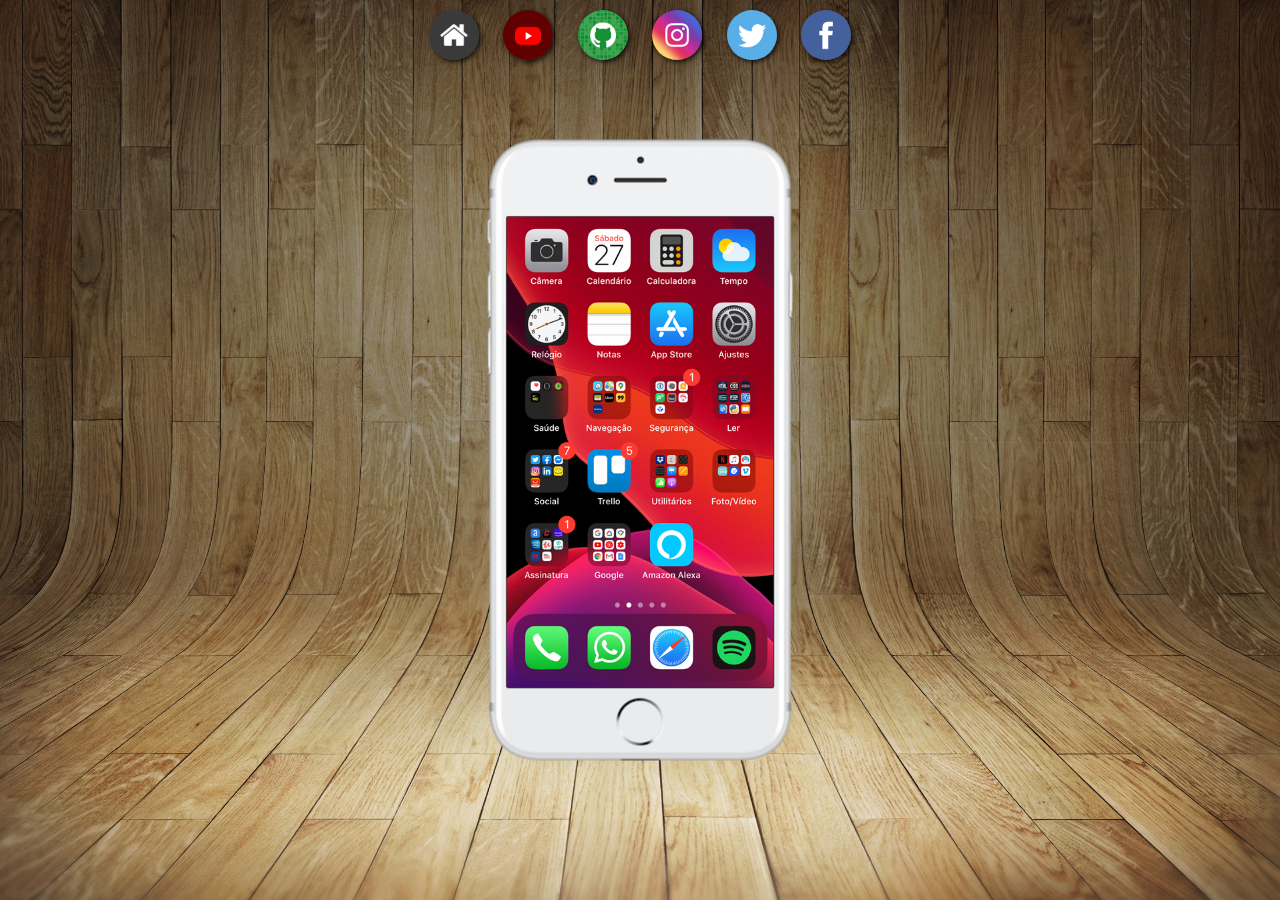
<file: index.html>
<!DOCTYPE html>
<html lang="pt-br">
<head>
    <meta charset="UTF-8">
    <meta name="viewport" content="width=device-width, initial-scale=1.0">
    <link rel="shortcut icon" href="favicon.ico" type="image/x-icon">
    <title>Projeto Redes Sociais</title>
    <link rel="stylesheet" href="estilos/style.css">
</head>
<body>
    <main>
        <section id="telefone">
            <iframe src="home.html" name="tela" id="tela" frameborder="0"></iframe>
        </section>
        <section id="redes-sociais">
            <a href="home.html" target="tela"><img src="imagens/logo-home.jpg" alt="home"></a>
            <a href="youtube.html" target="tela"><img src="imagens/logo-youtube.jpg" alt="youtube"></a>
            <a href="github.html" target="tela"><img src="imagens/logo-github.jpg" alt="github"></a>
            <a href="instagram.html" target="tela"><img src="imagens/logo-instagram.jpg" alt="instagram"></a>
            <a href="twitter.html" target="tela"><img src="imagens/logo-twitter.jpg" alt="twitter"></a>
            <a href="facebook.html" target="tela"><img src="imagens/logo-facebook.jpg" alt="facebook"></a>
        </section>
    </main>
    
</body>
</html>
</file>
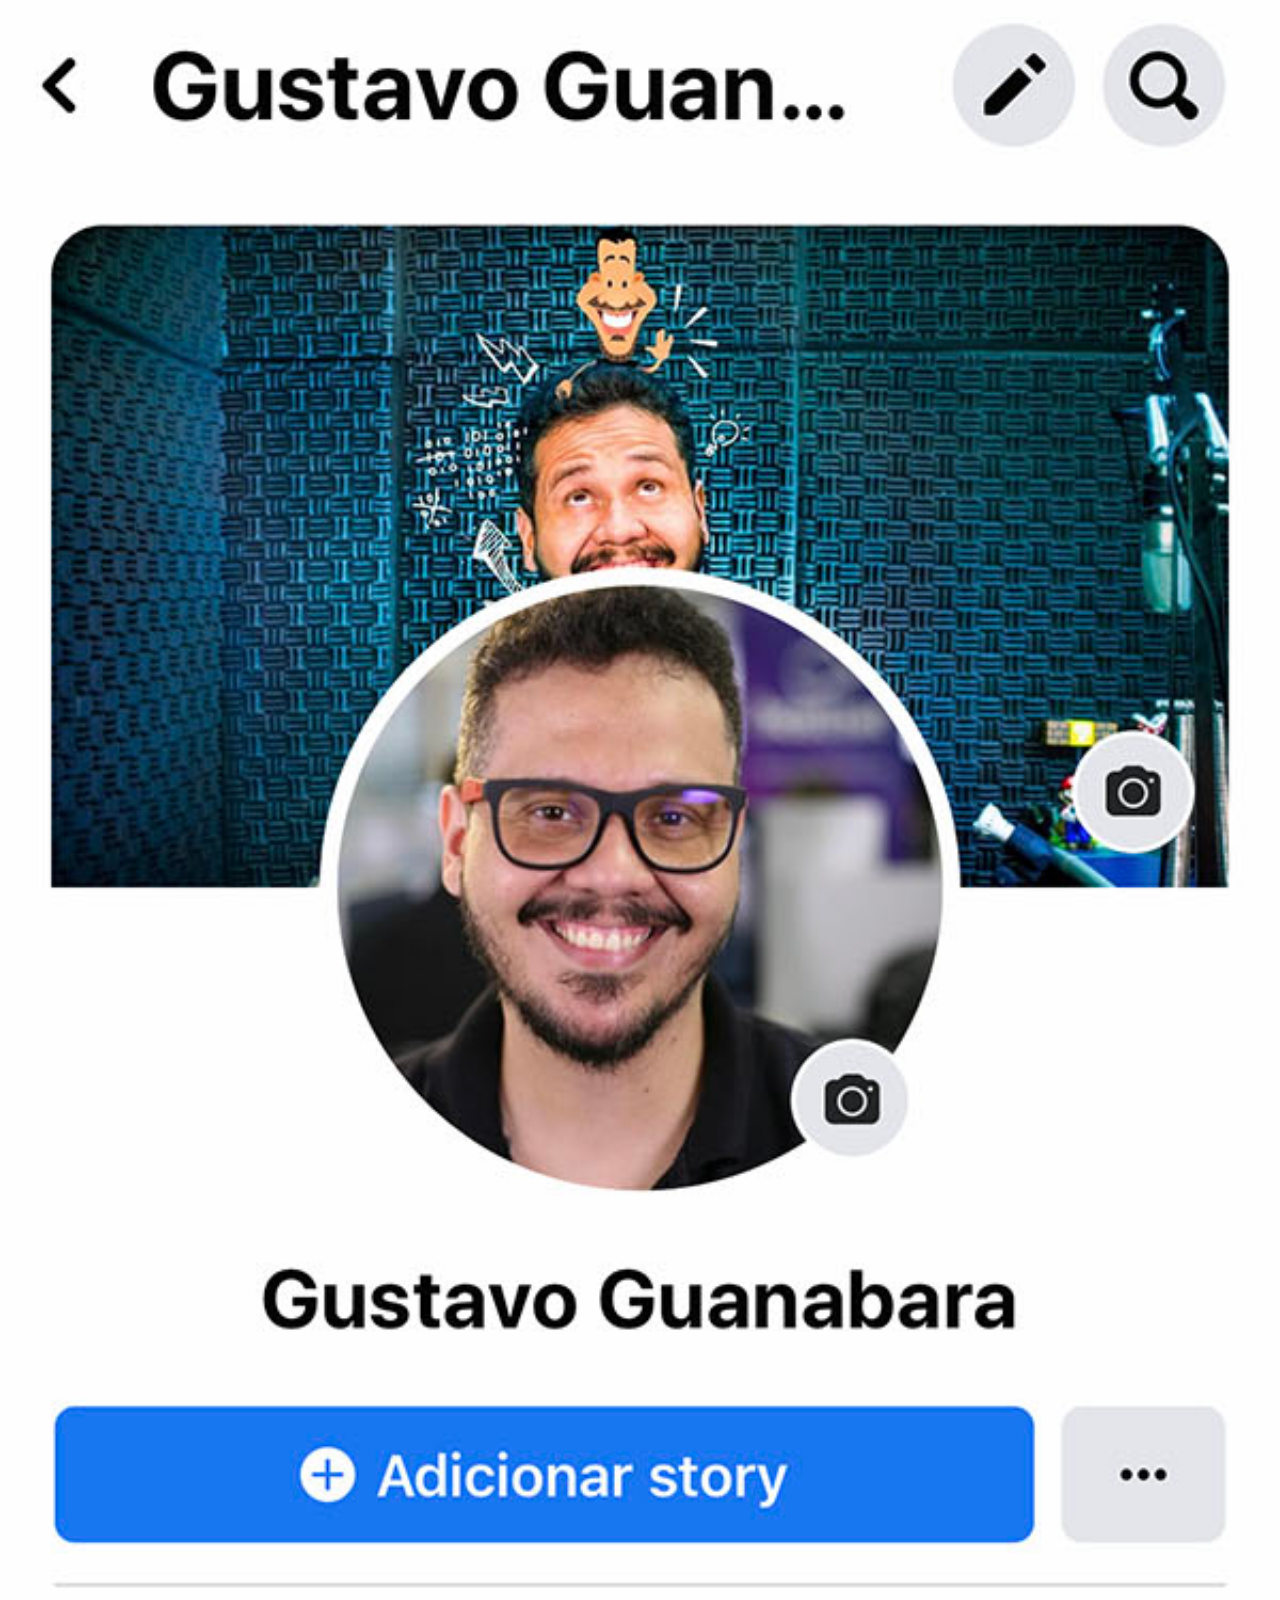
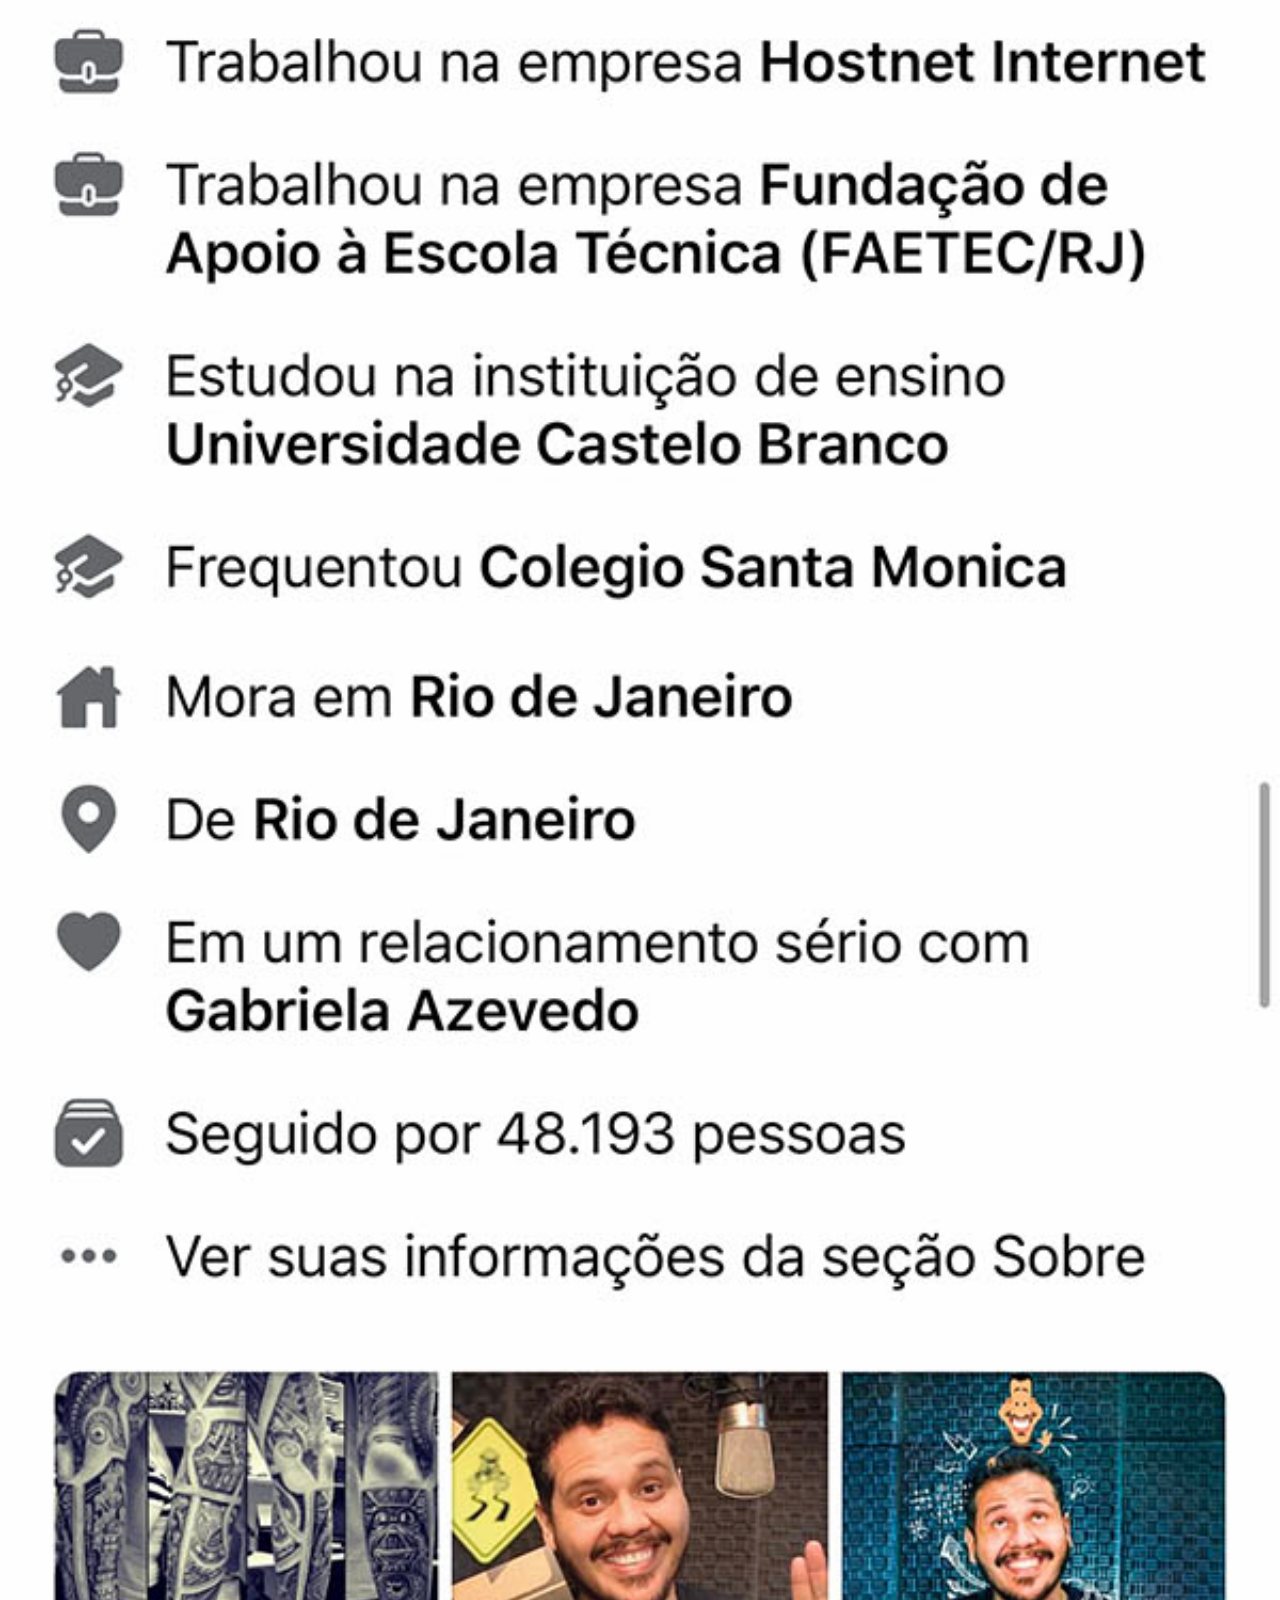
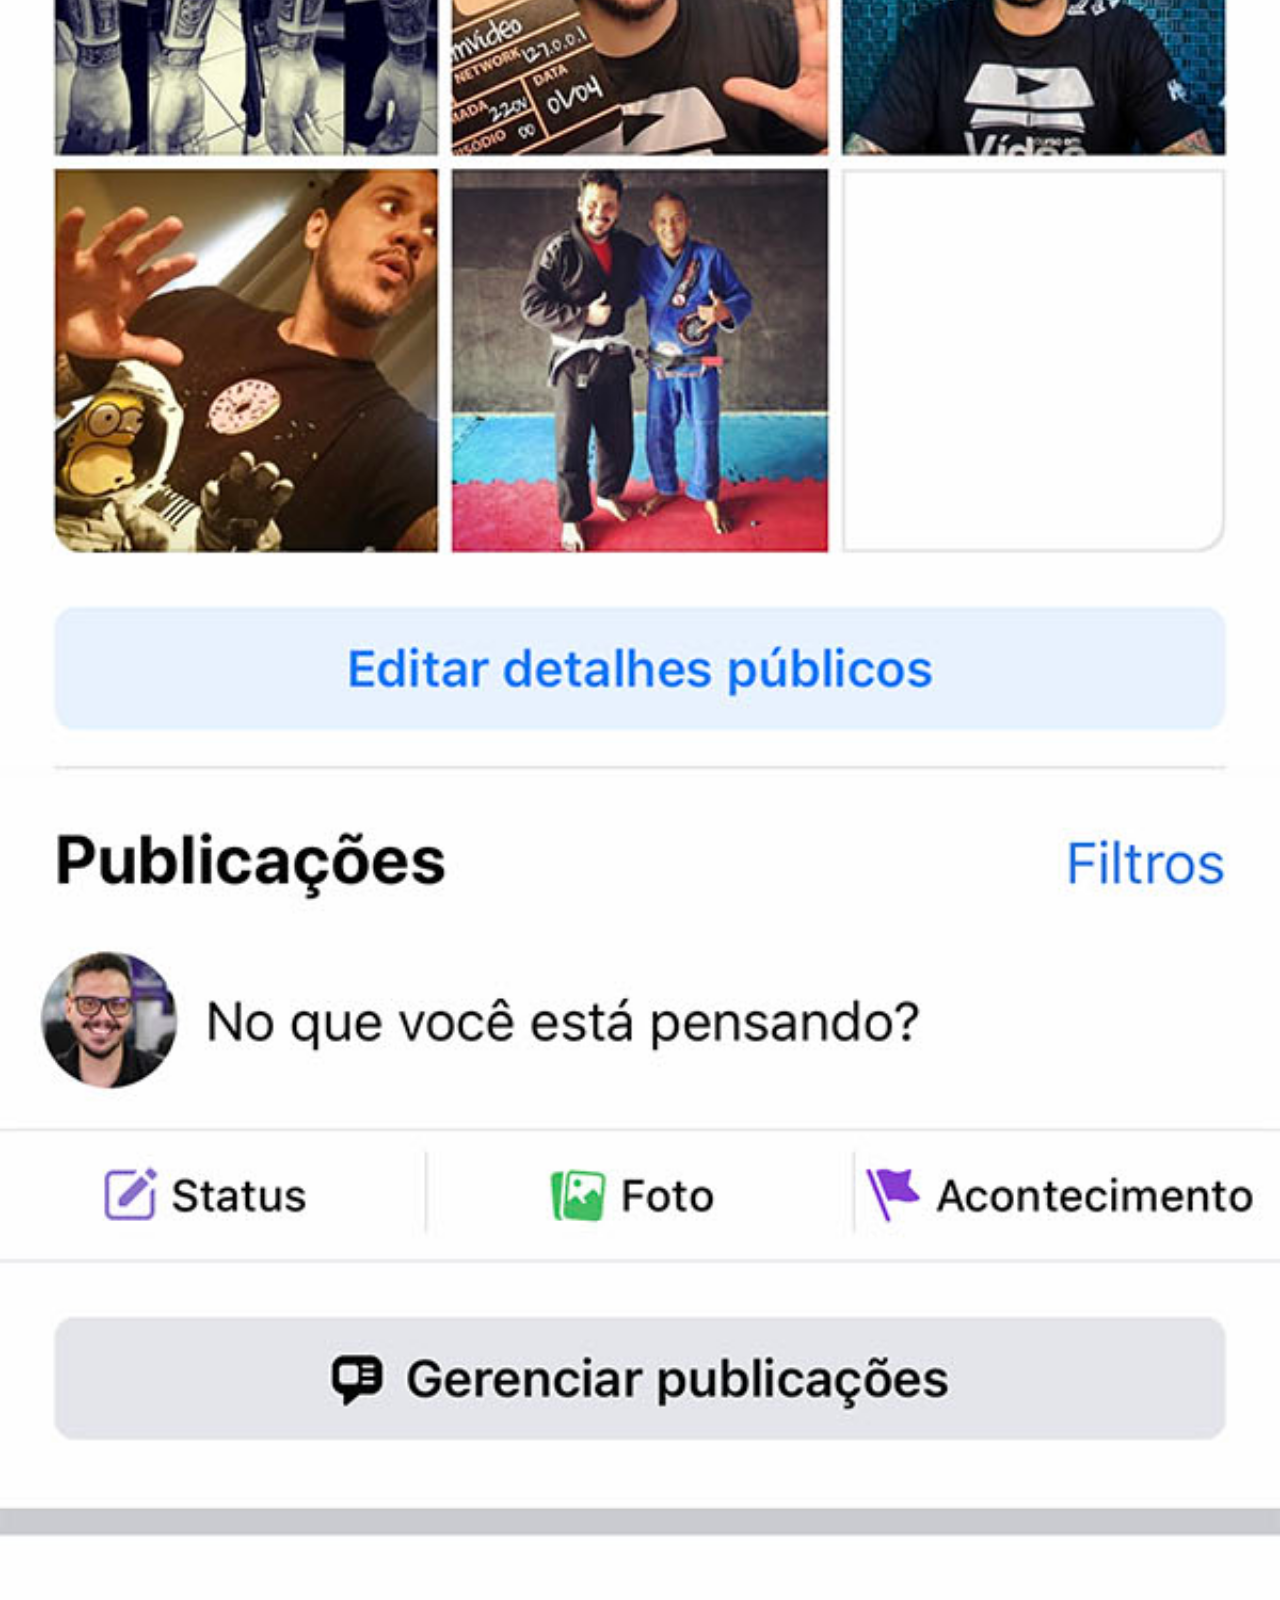
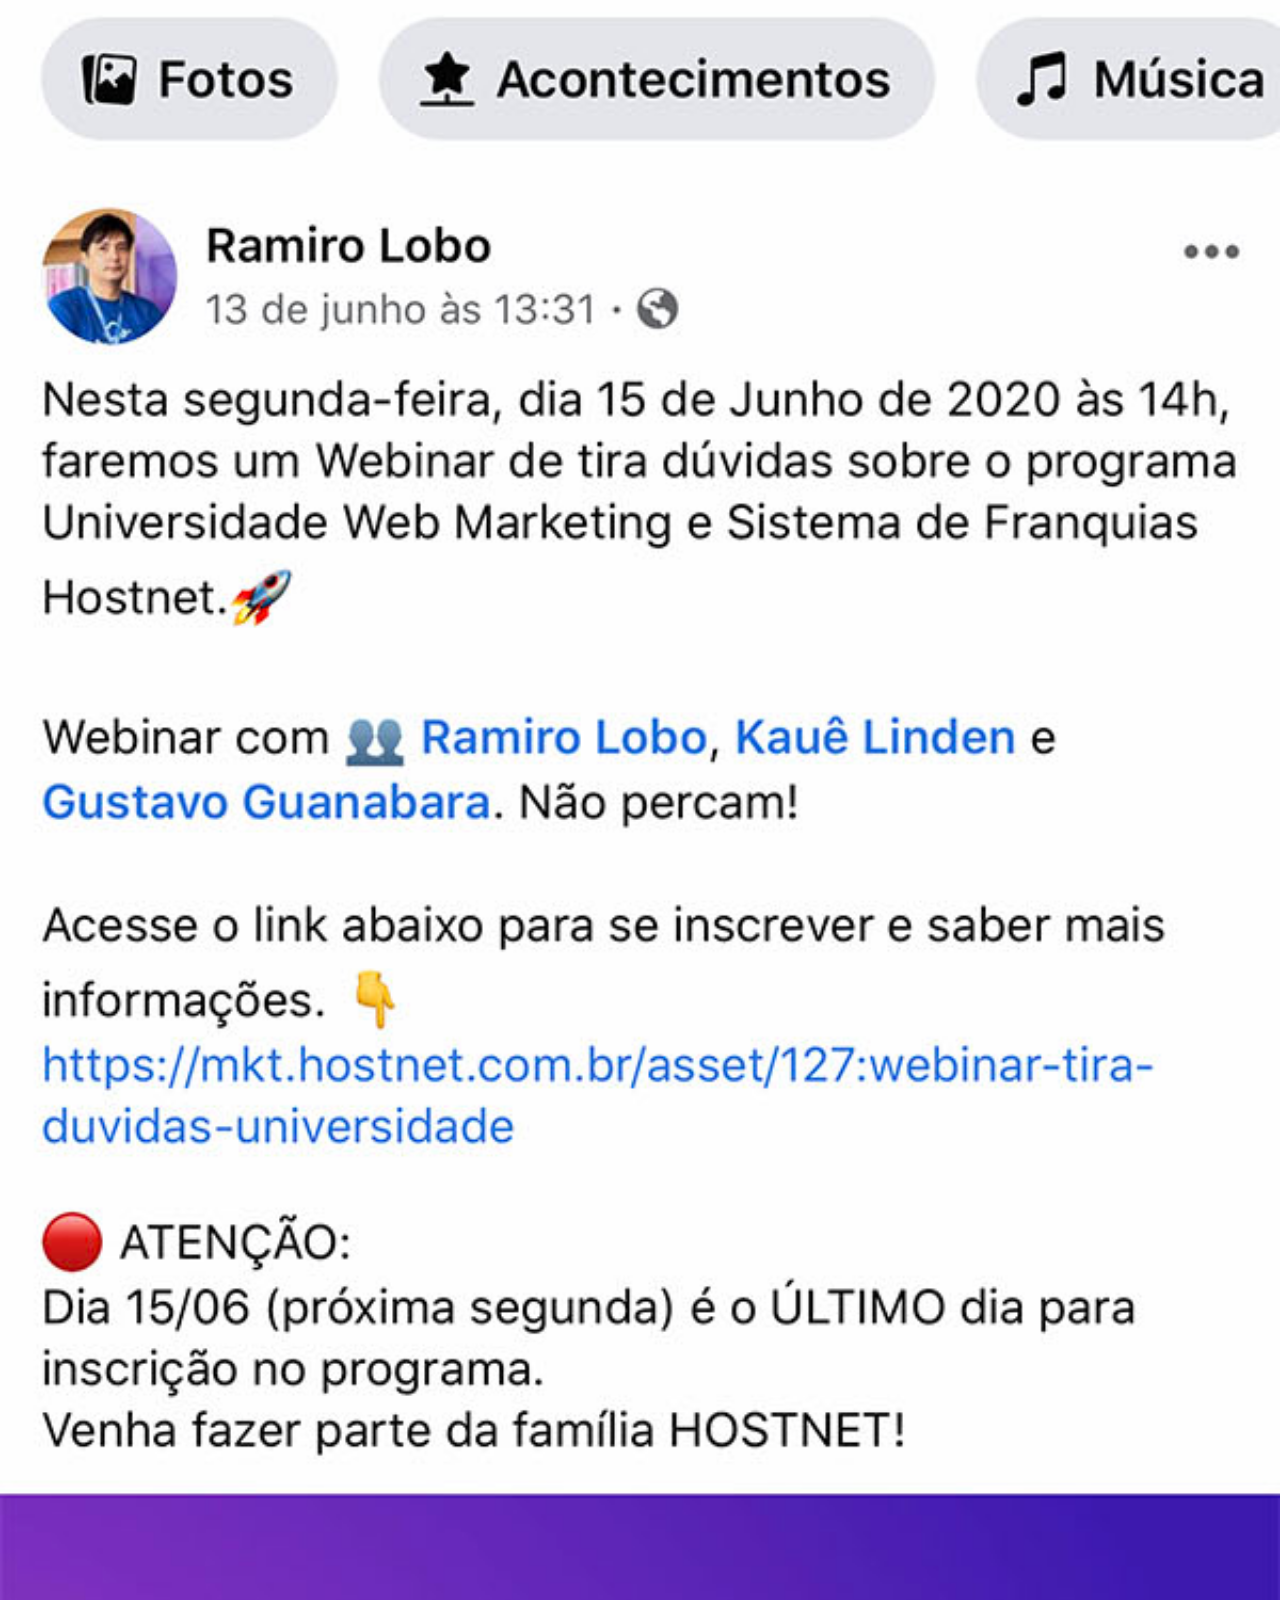
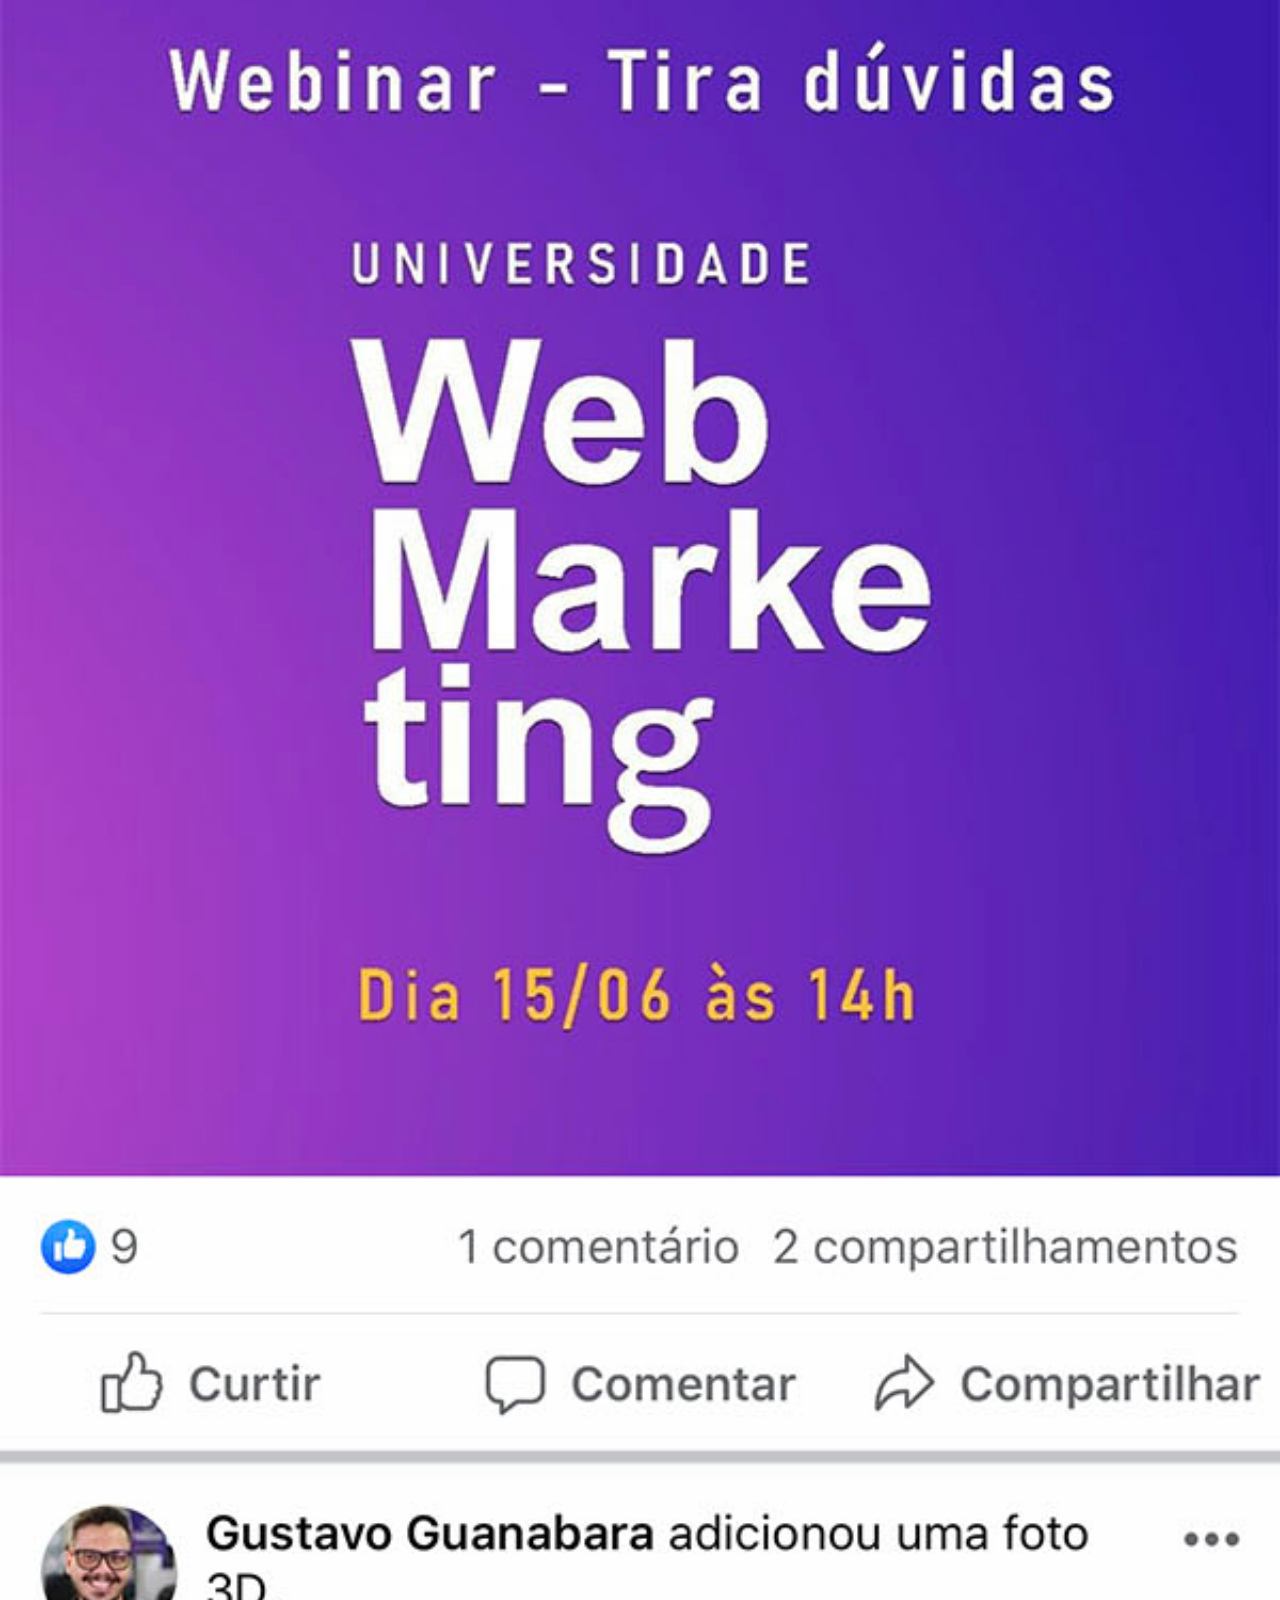
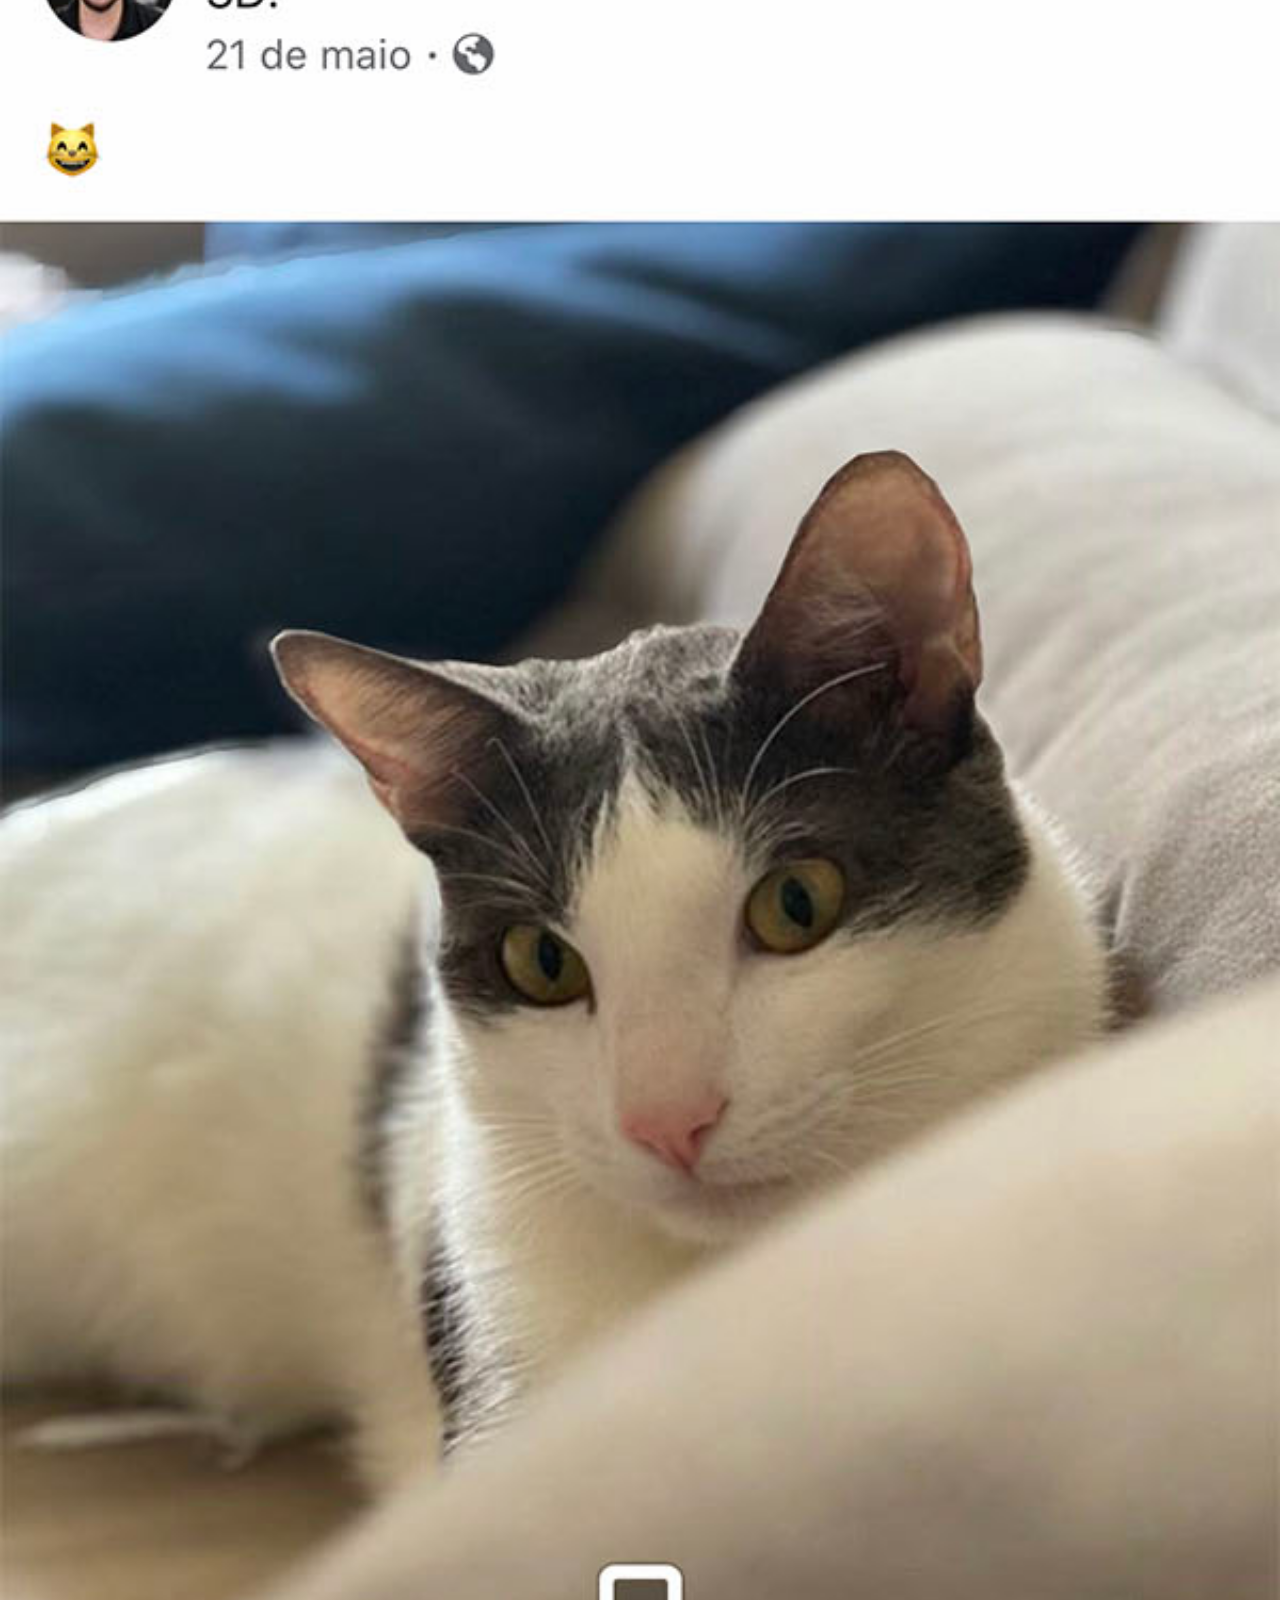
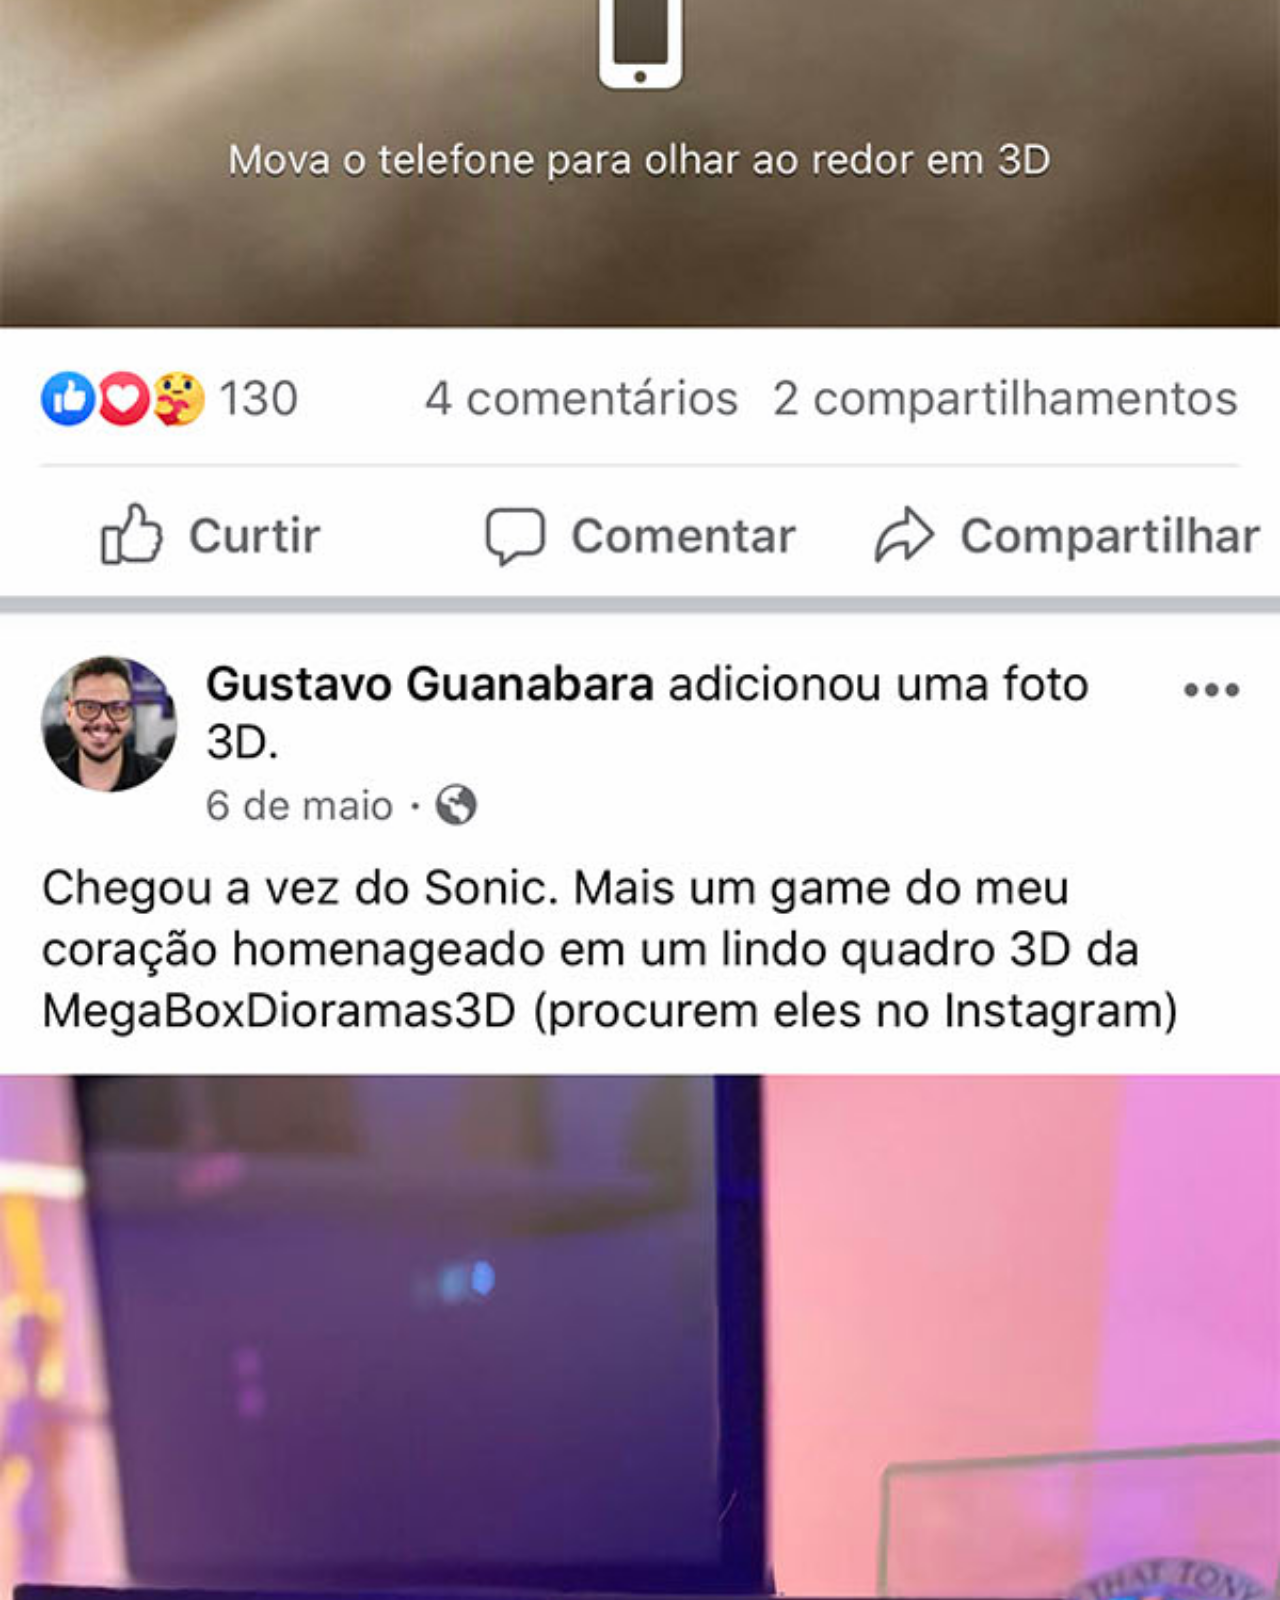
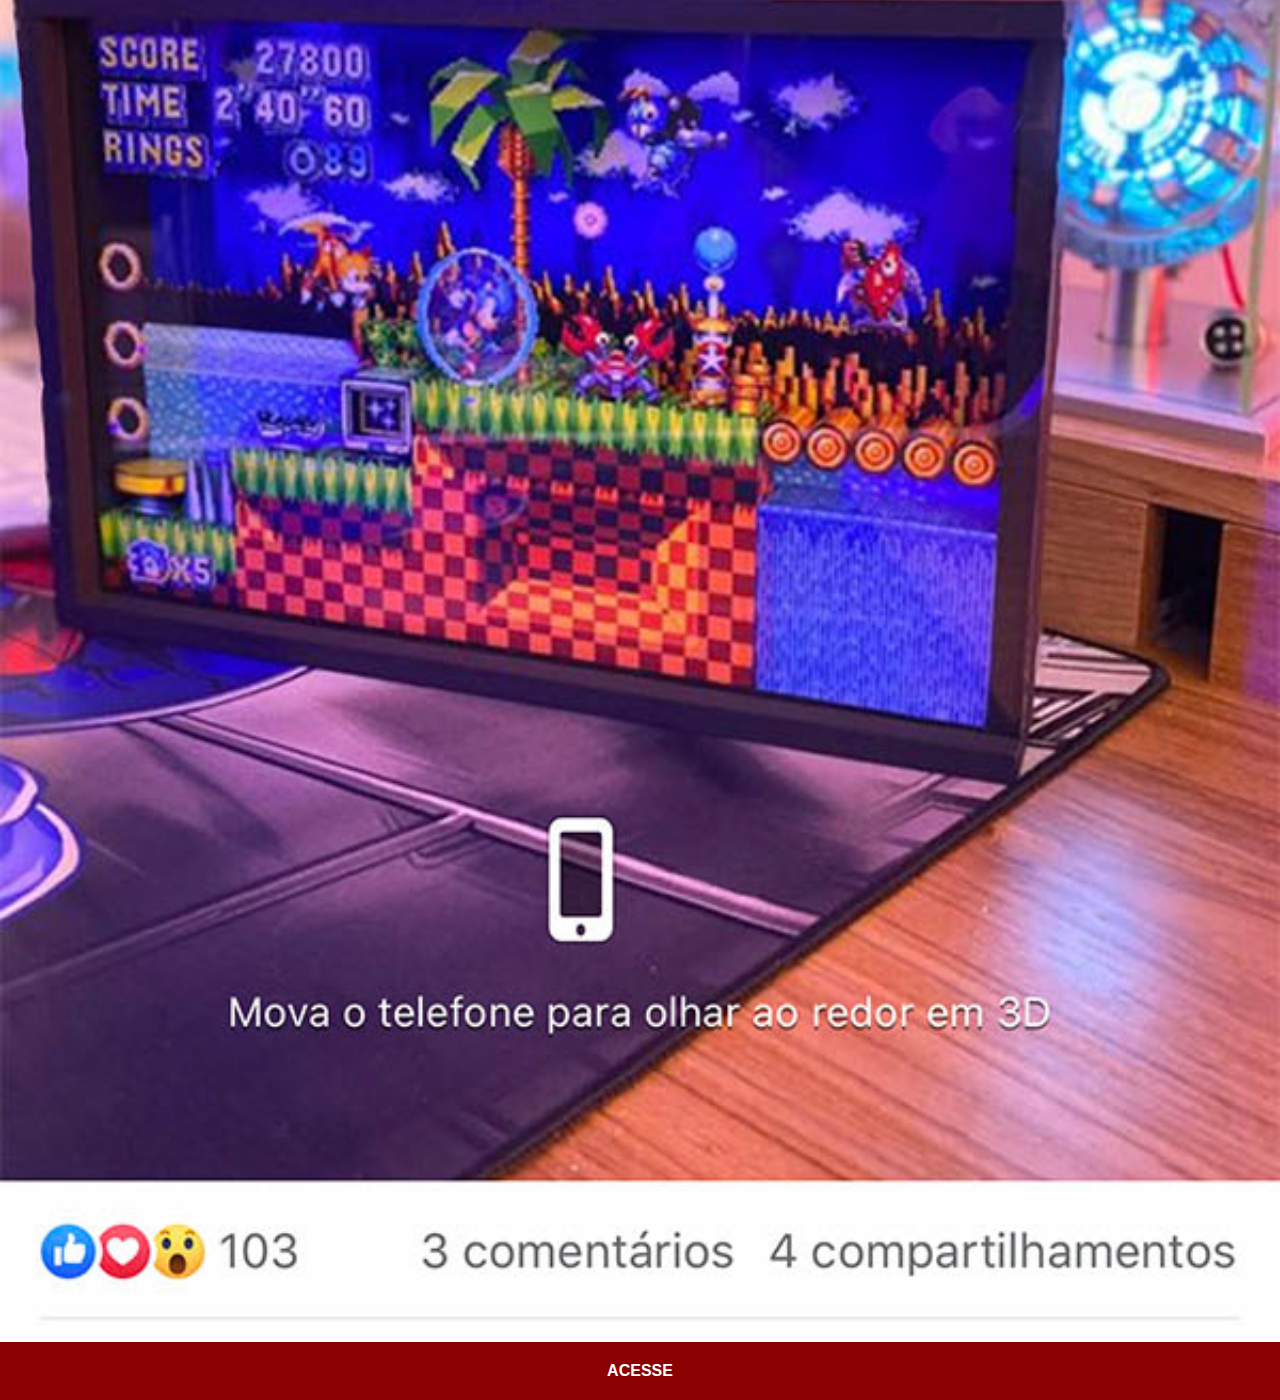
<file: facebook.html>
<!DOCTYPE html>
<html lang="pt-br">
<head>
    <meta charset="UTF-8">
    <meta name="viewport" content="width=device-width, initial-scale=1.0">
    <title>Facebook</title>
    <link rel="stylesheet" href="estilos/social.css">
</head>
<body>
    <img src="imagens/tela-facebook.jpg" alt="facebook">
    <a href="https://www.facebook.com/?locale=pt_BR" target="_blank">ACESSE</a>
    
</body>
</html>
</file>
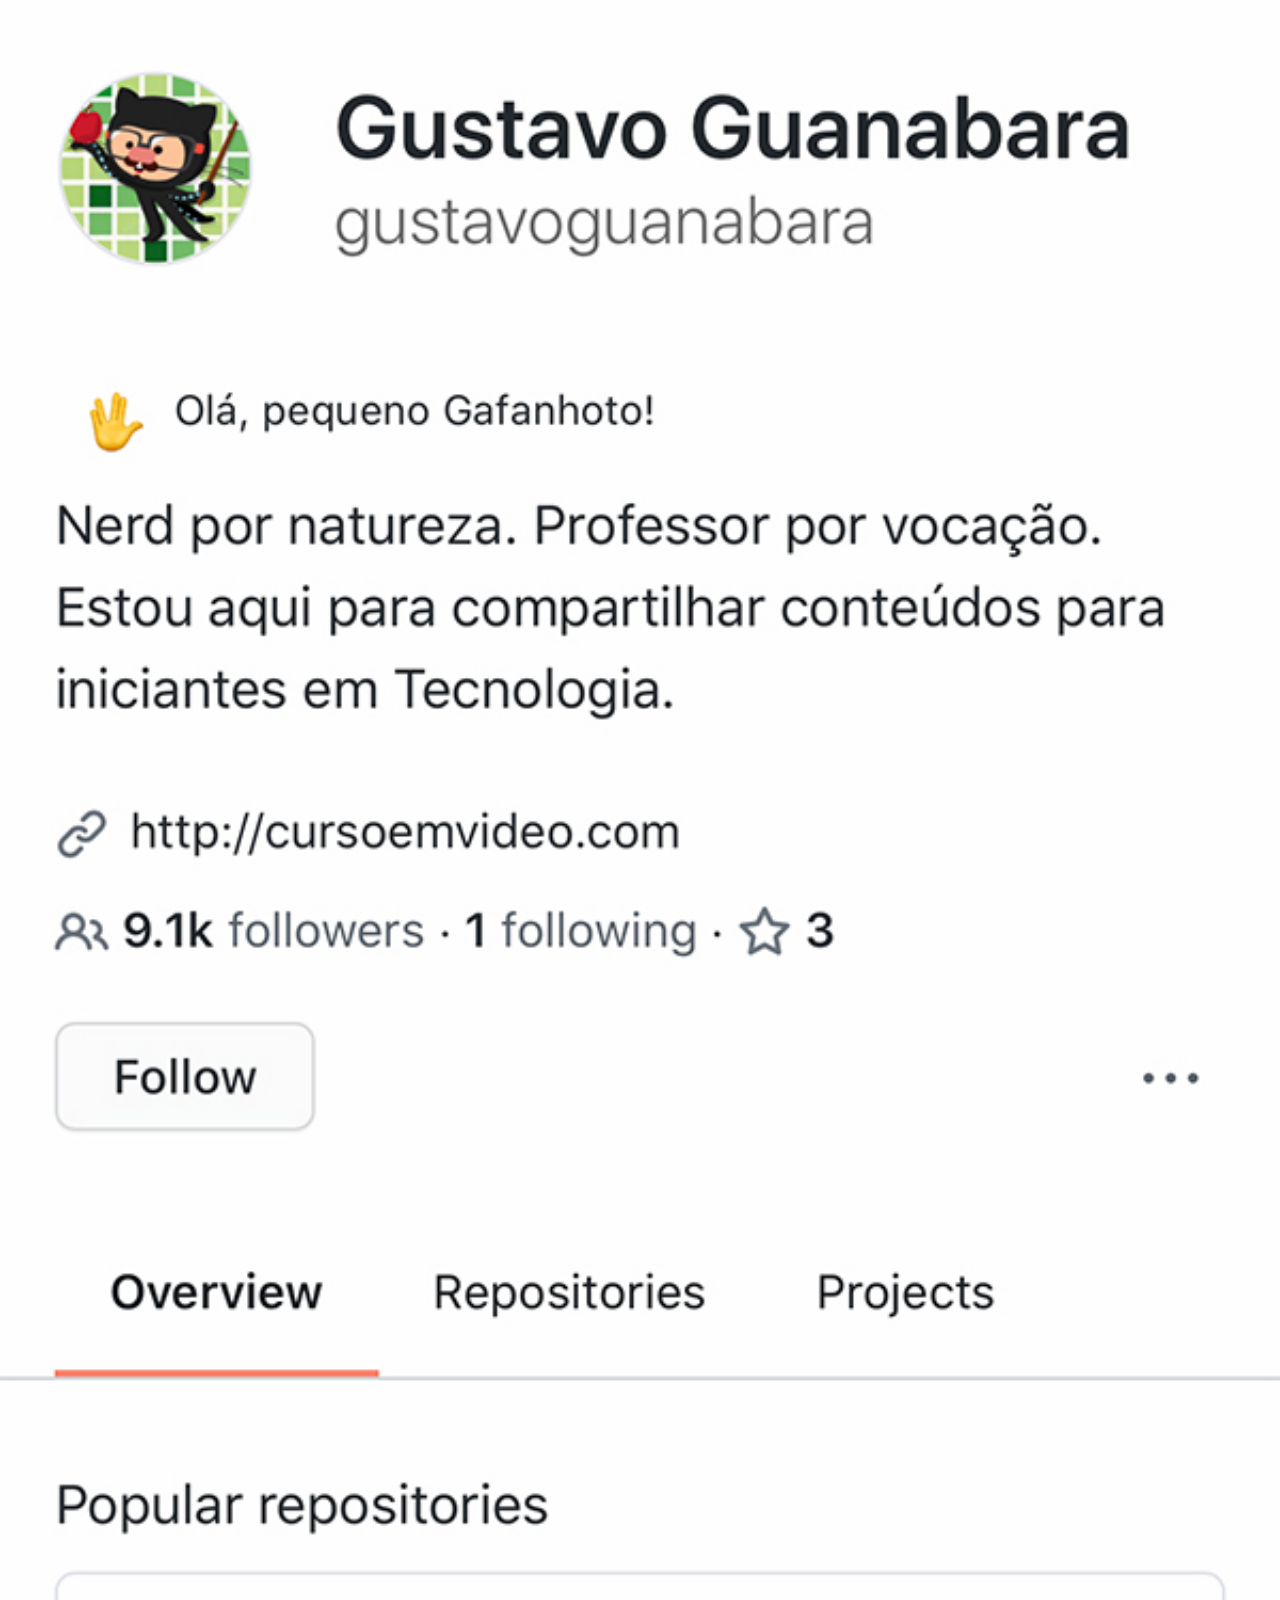
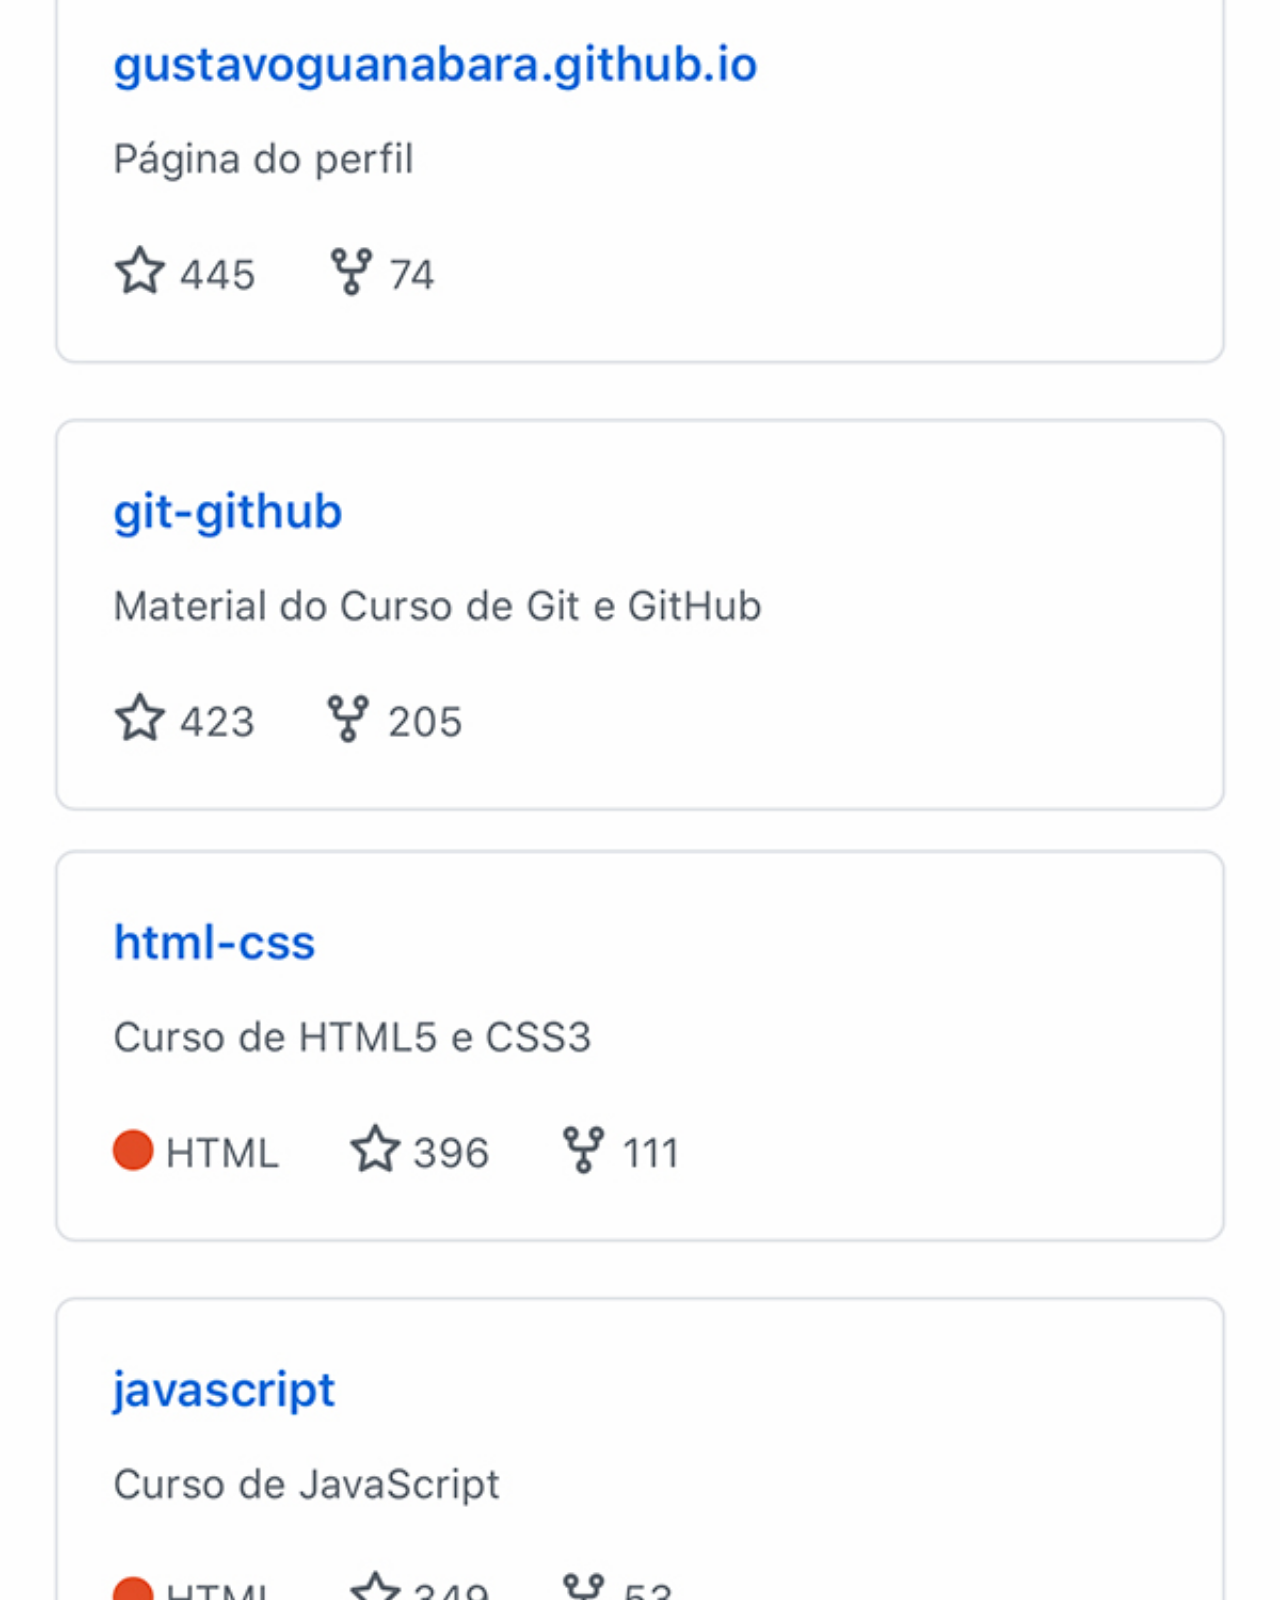
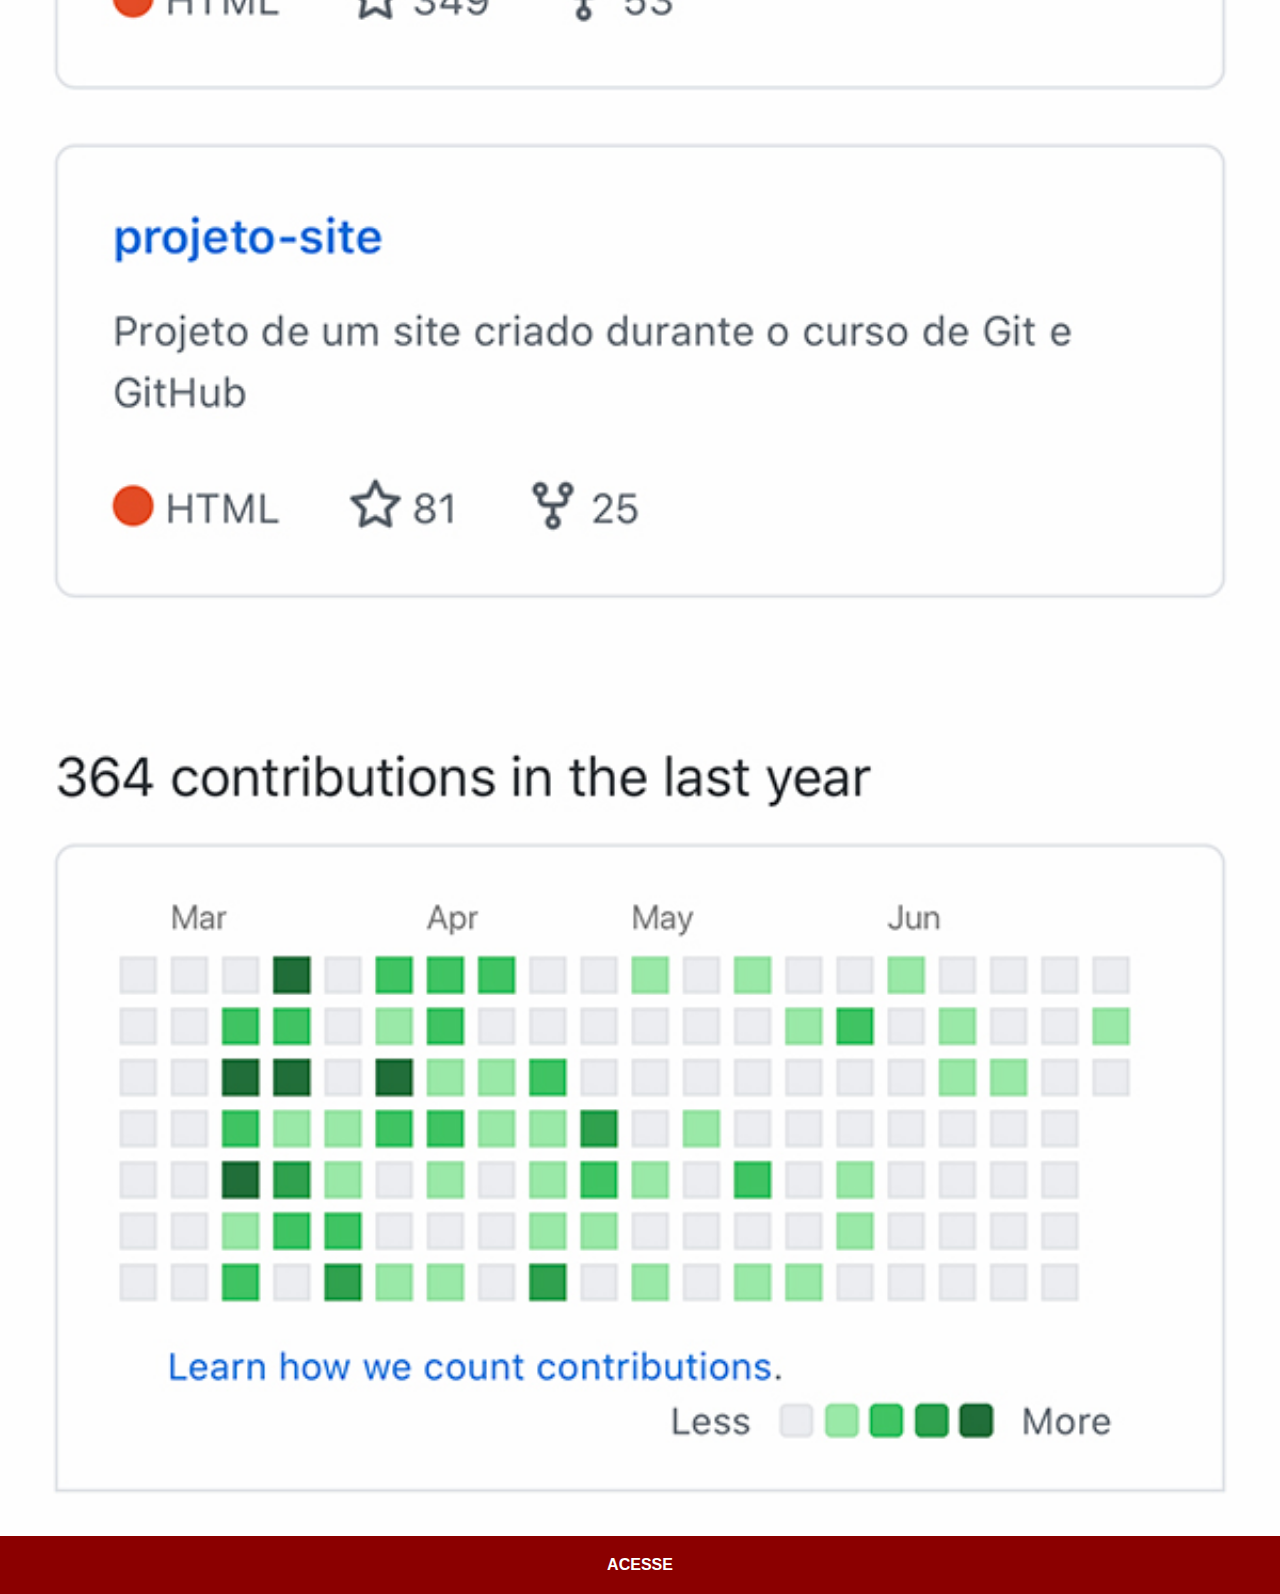
<file: github.html>
<!DOCTYPE html>
<html lang="pt-br">
<head>
    <meta charset="UTF-8">
    <meta name="viewport" content="width=device-width, initial-scale=1.0">
    <title>GitHub</title>
    <link rel="stylesheet" href="estilos/social.css">
</head>
<body>
    <img src="imagens/tela-github.jpg" alt="github">
    <a href="https://github.com/VieiraBRS" target="_blank">ACESSE</a>
</body>
</html>
</file>
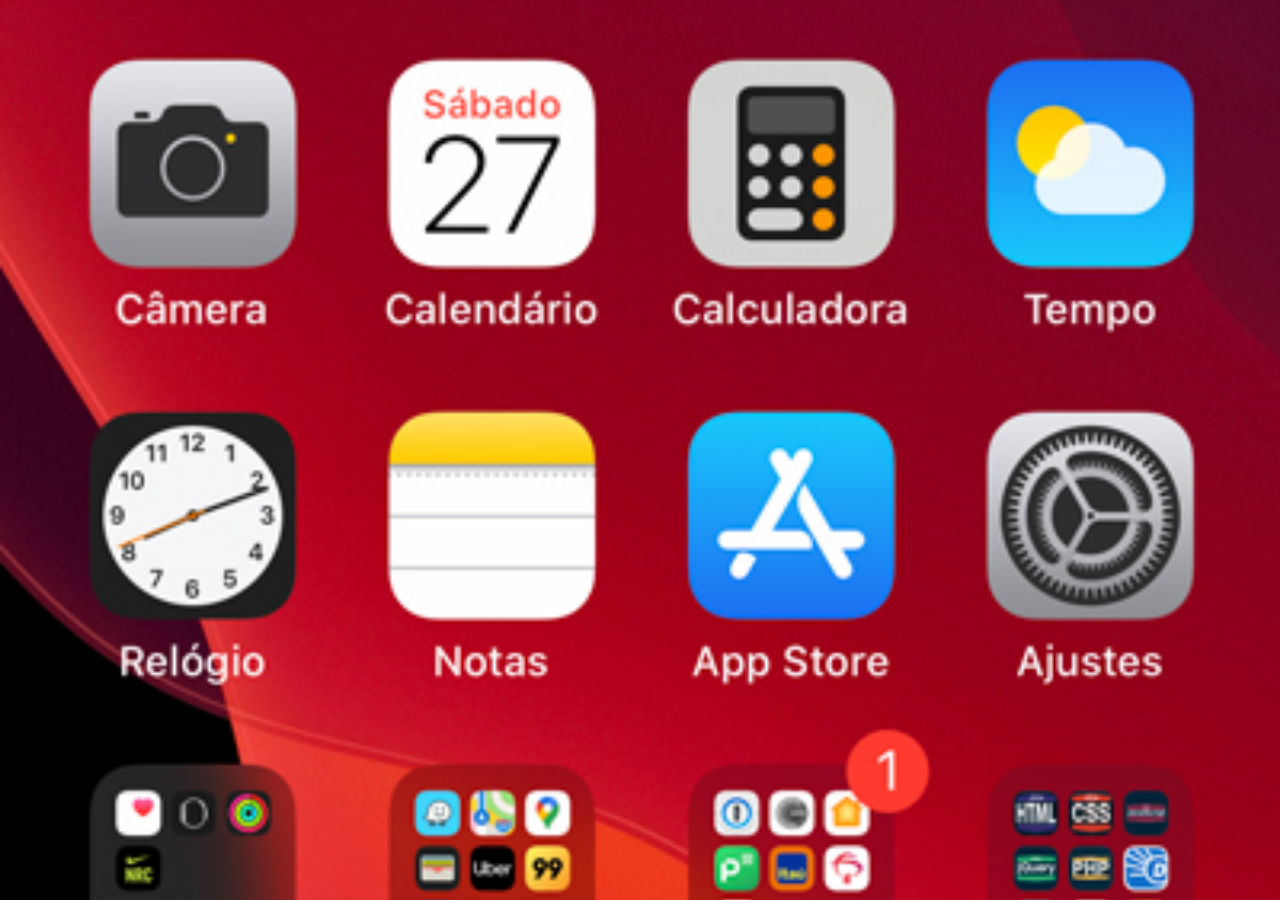
<file: home.html>
<!DOCTYPE html>
<html lang="pt-br">
<head>
    <meta charset="UTF-8">
    <meta name="viewport" content="width=device-width, initial-scale=1.0">
    <title>Home</title>
</head>
<style>
    *{
        margin: 0px;
        padding: 0px;
    }
    body{
        width: 100vw;
        height: 100vh;
        background-color: black;
        background-image: url(imagens/tela-home.jpg);
        background-repeat: no-repeat;
        background-position: top center;
        background-size: cover;

    }

</style>
<body>
    
</body>
</html>
</file>
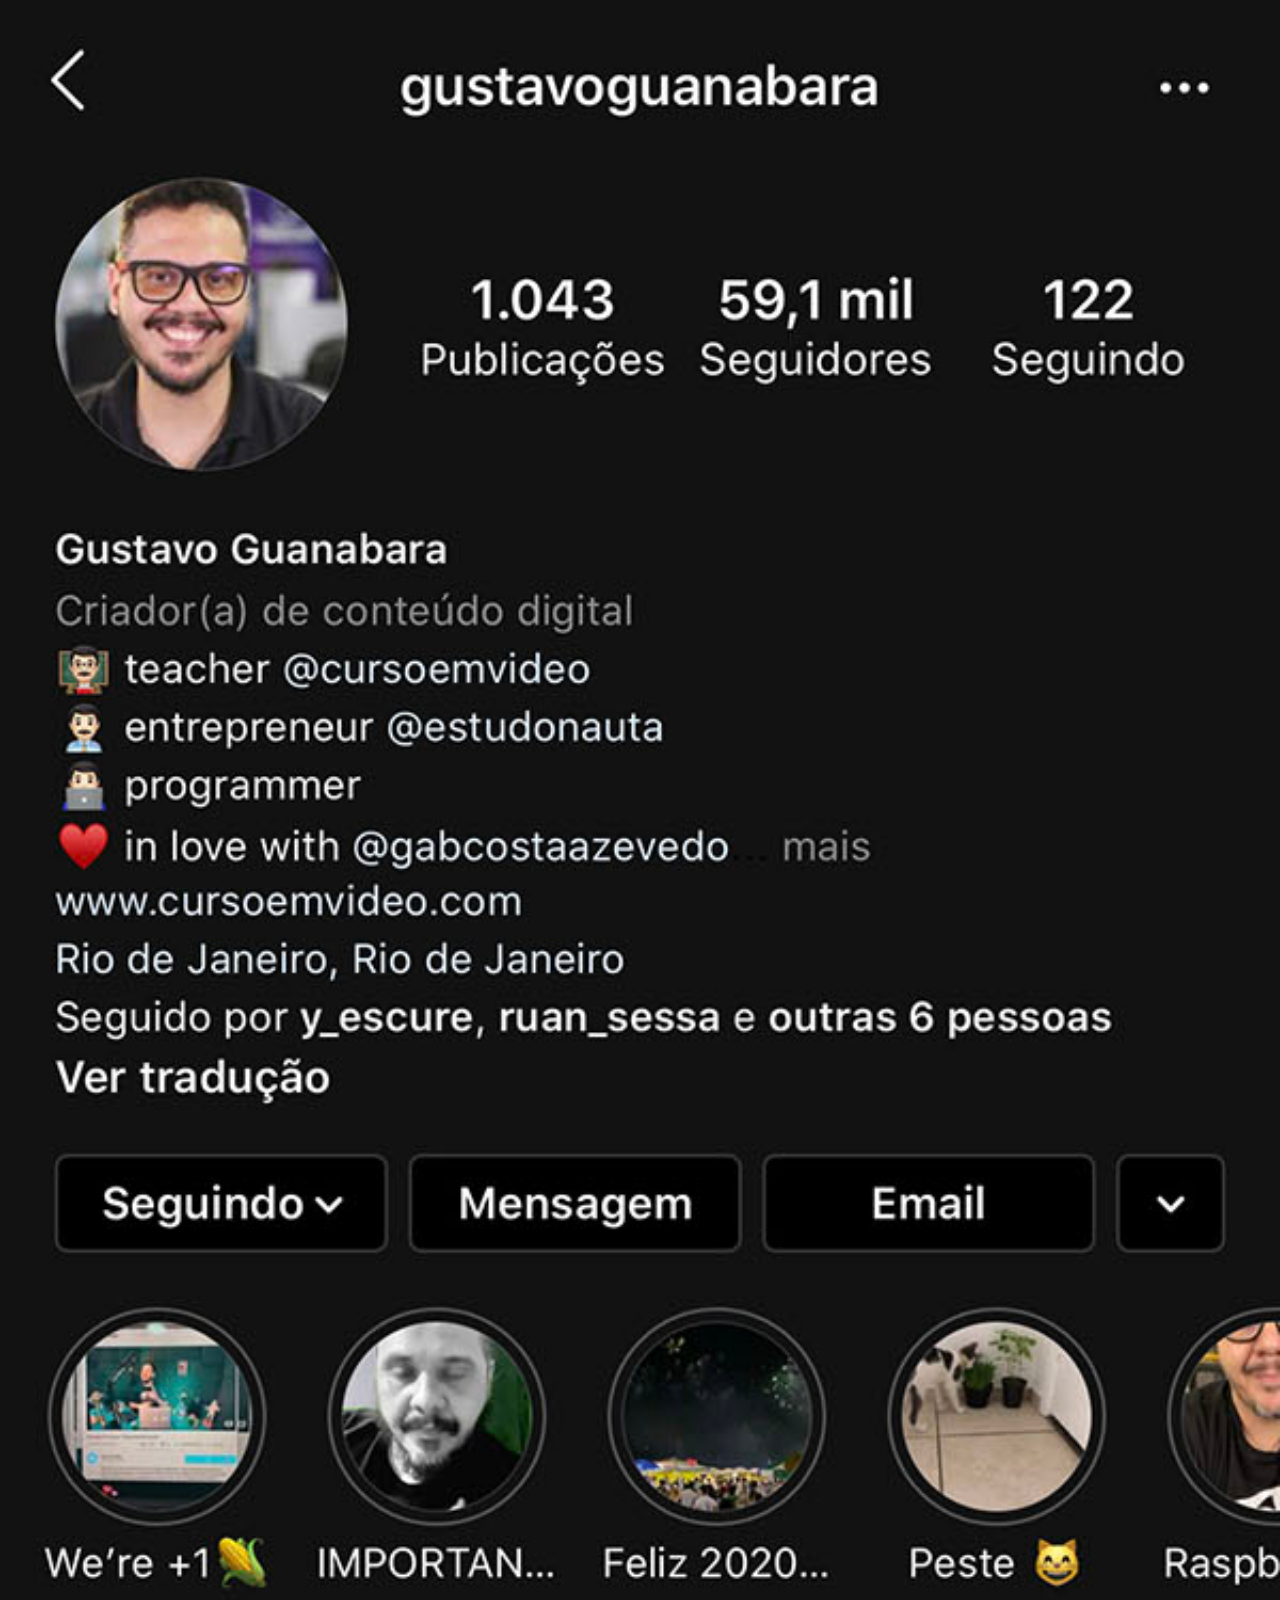
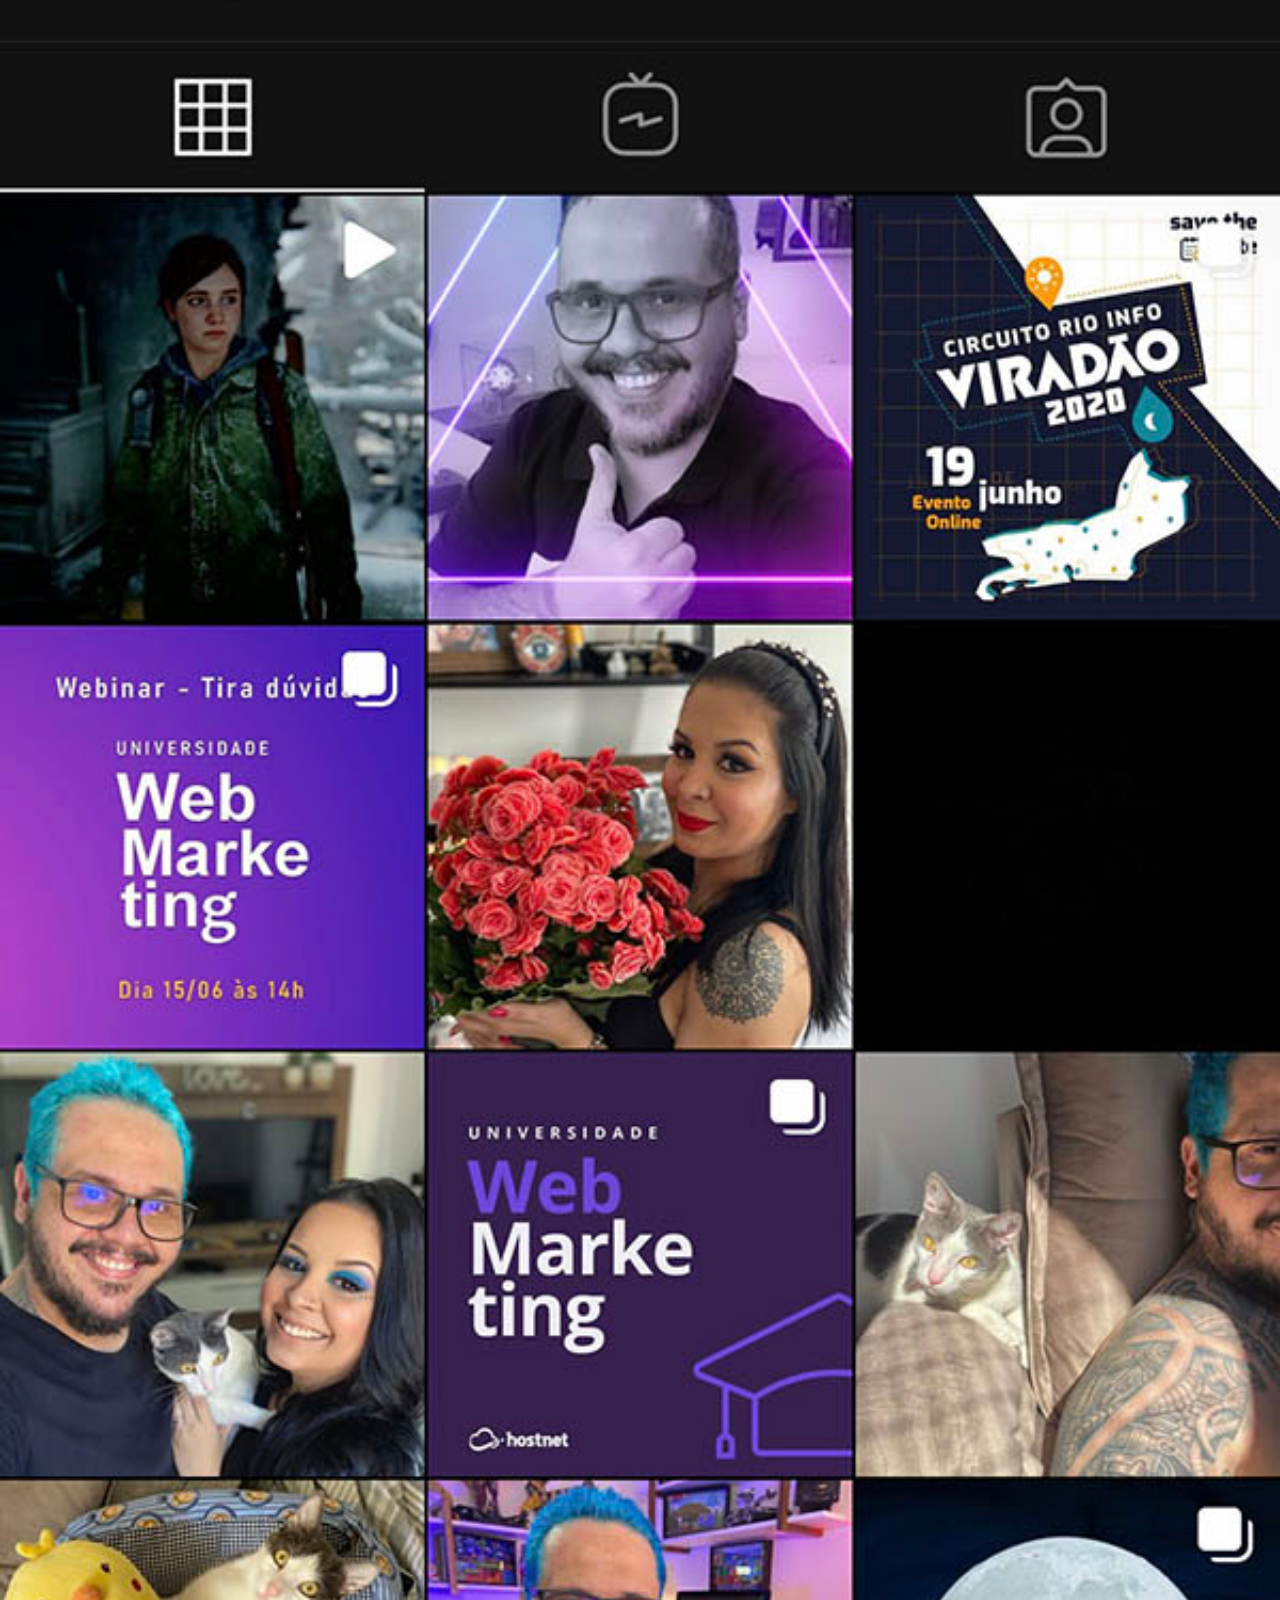
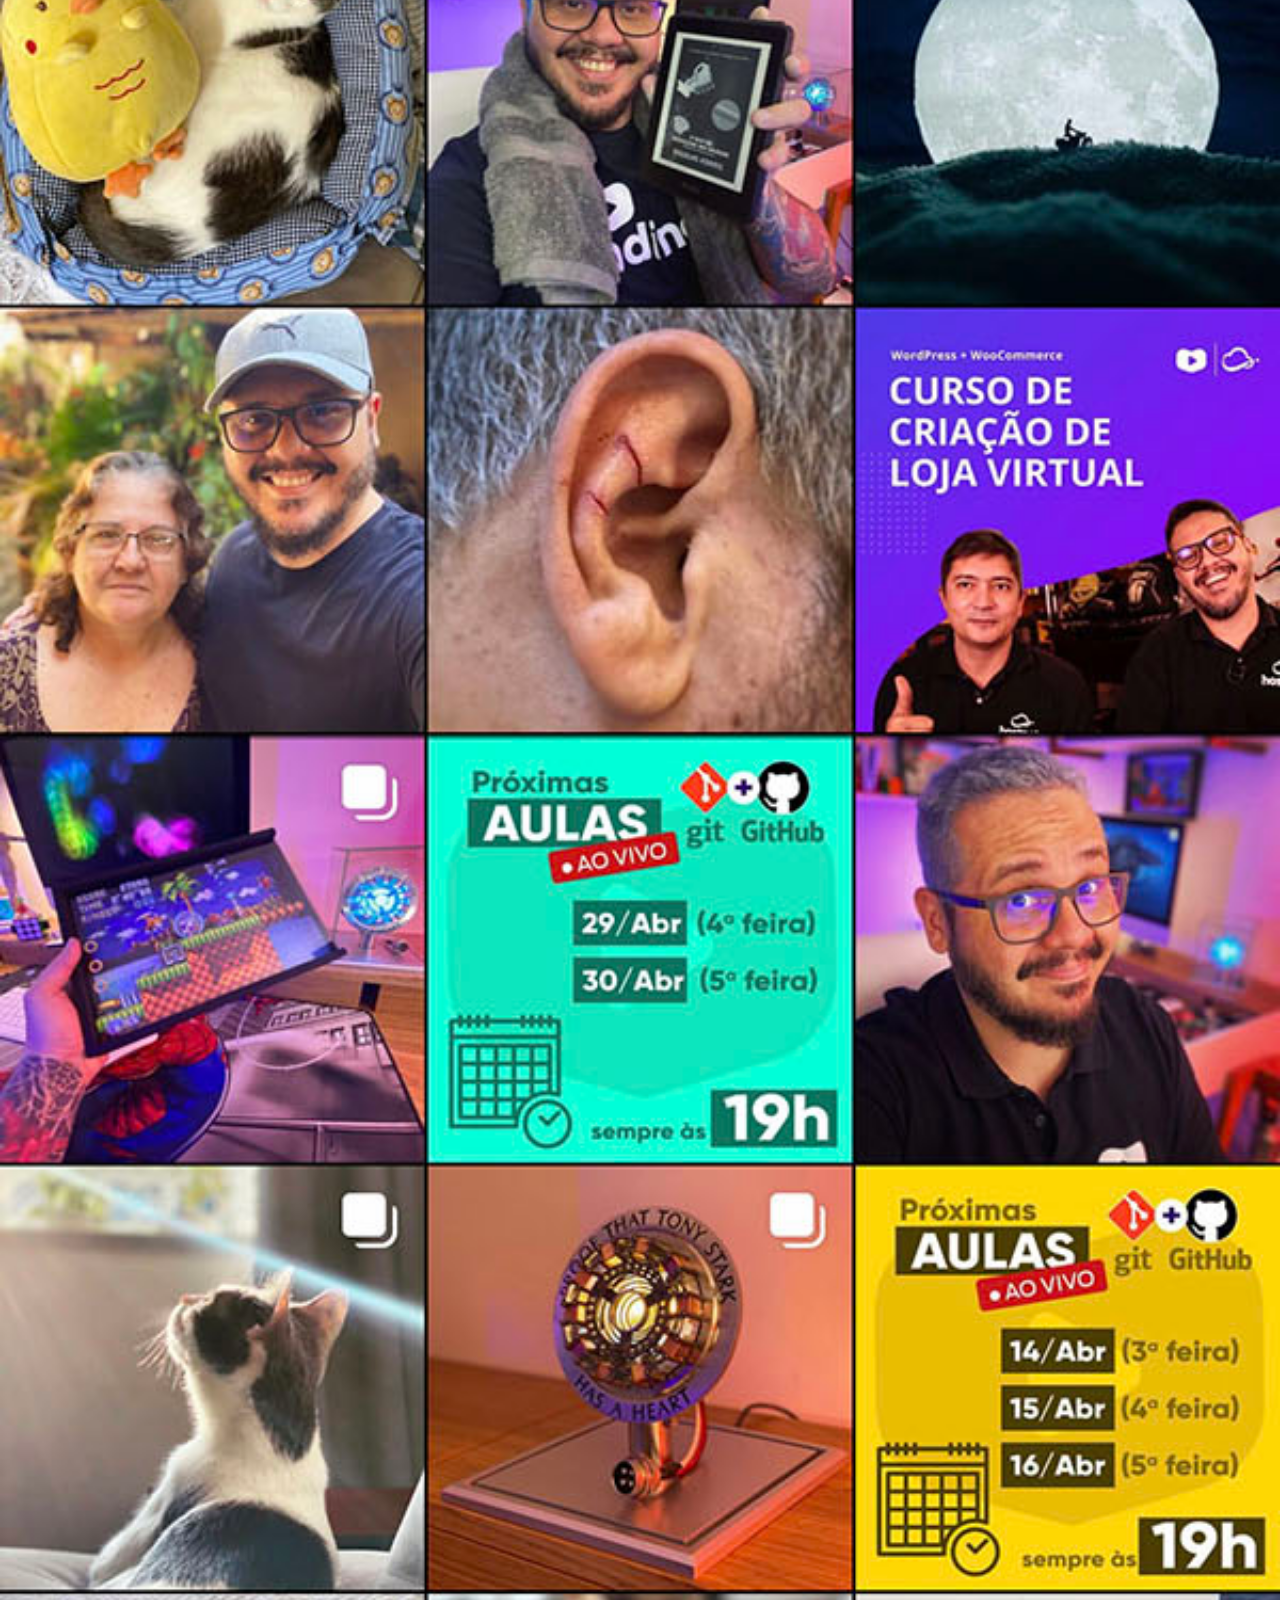
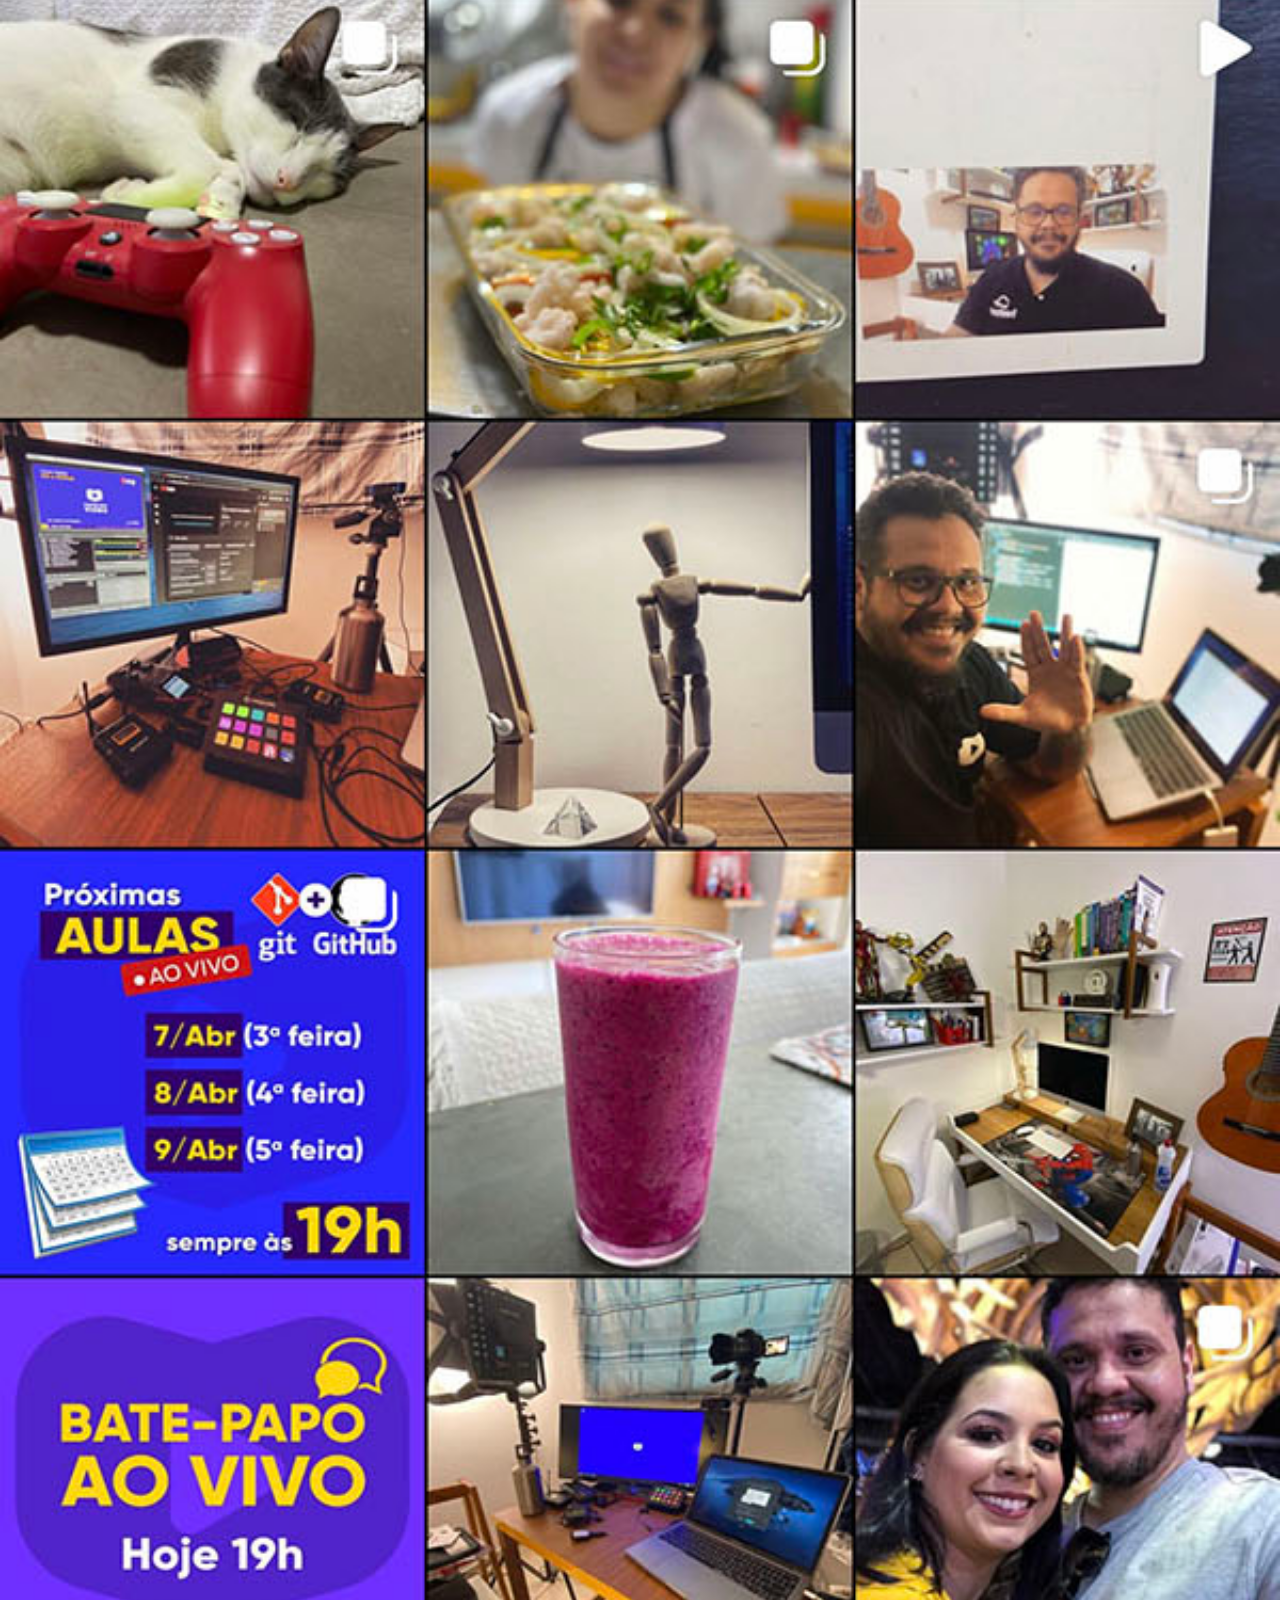
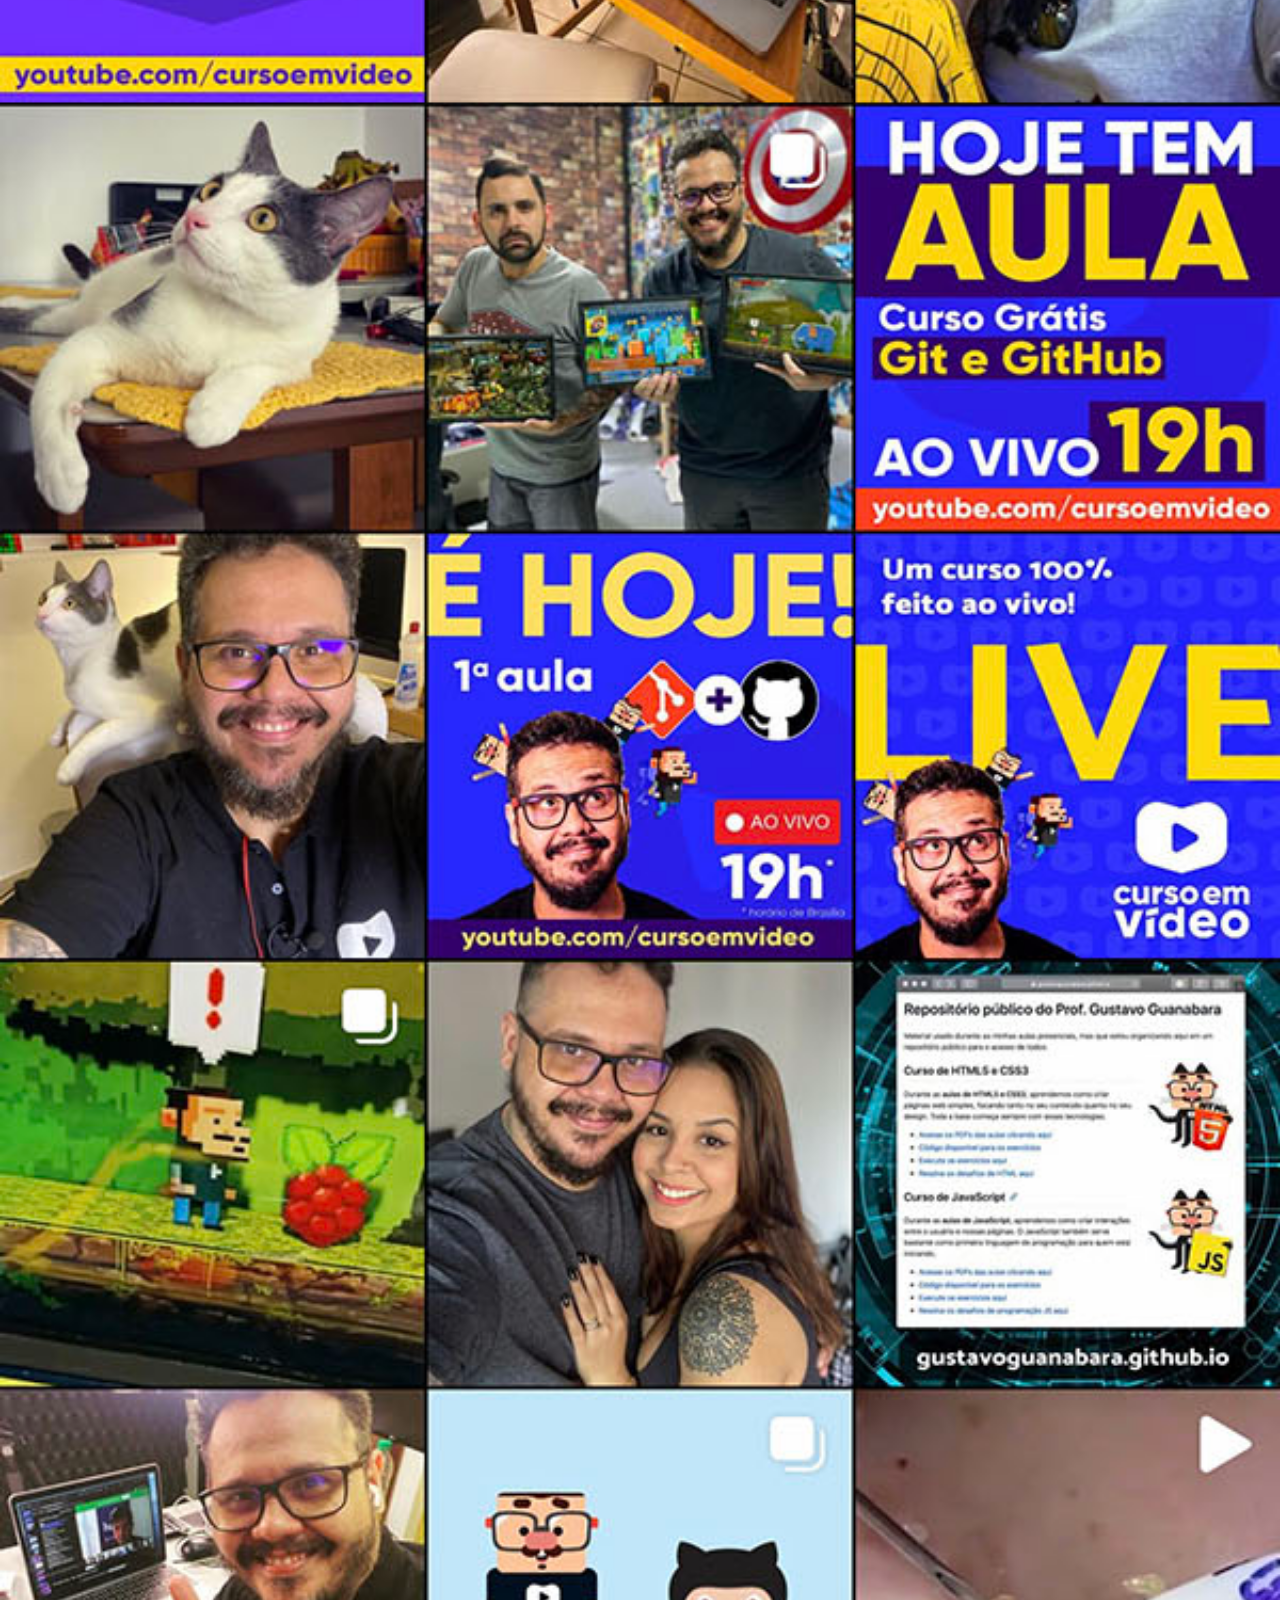
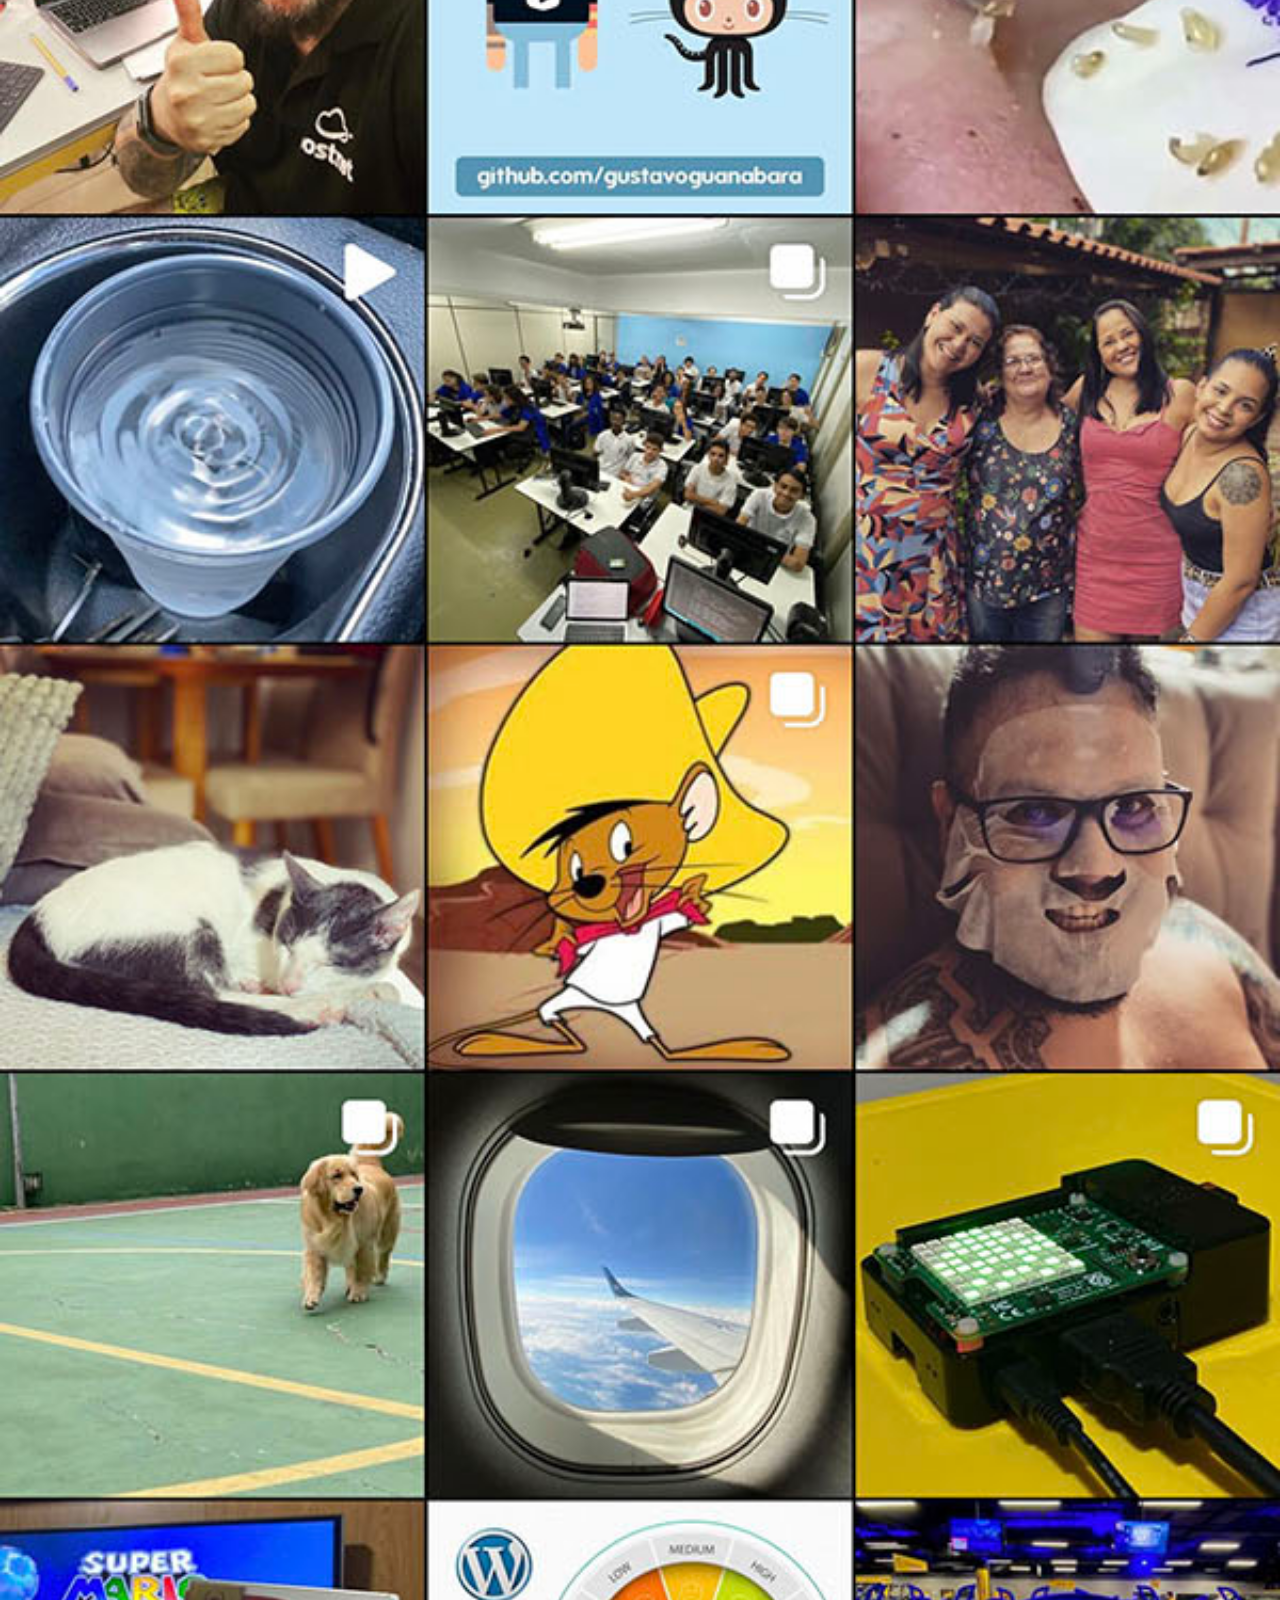
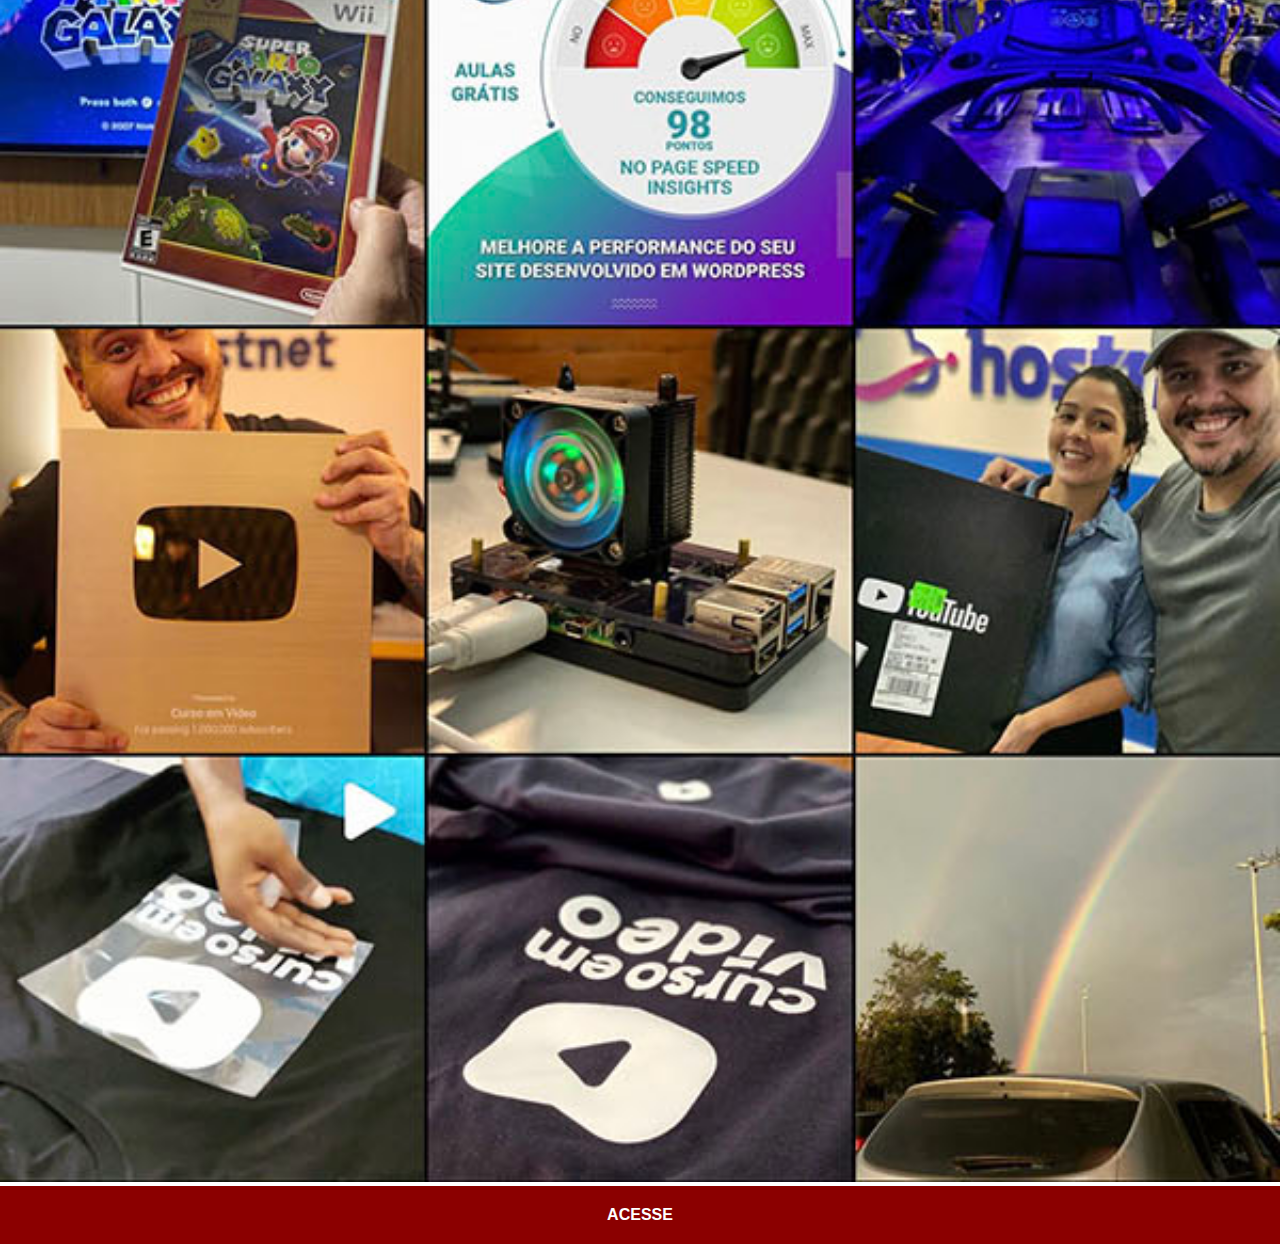
<file: instagram.html>
<!DOCTYPE html>
<html lang="pt-br">
<head>
    <meta charset="UTF-8">
    <meta name="viewport" content="width=device-width, initial-scale=1.0">
    <title>Instagram</title>
    <link rel="stylesheet" href="estilos/social.css">
</head>
<body>
    <img src="imagens/tela-instagram.jpg" alt="instagram">
    <a href="https://www.instagram.com/vieirinharsrs" target="_blank">ACESSE</a>
    
</body>
</html>
</file>
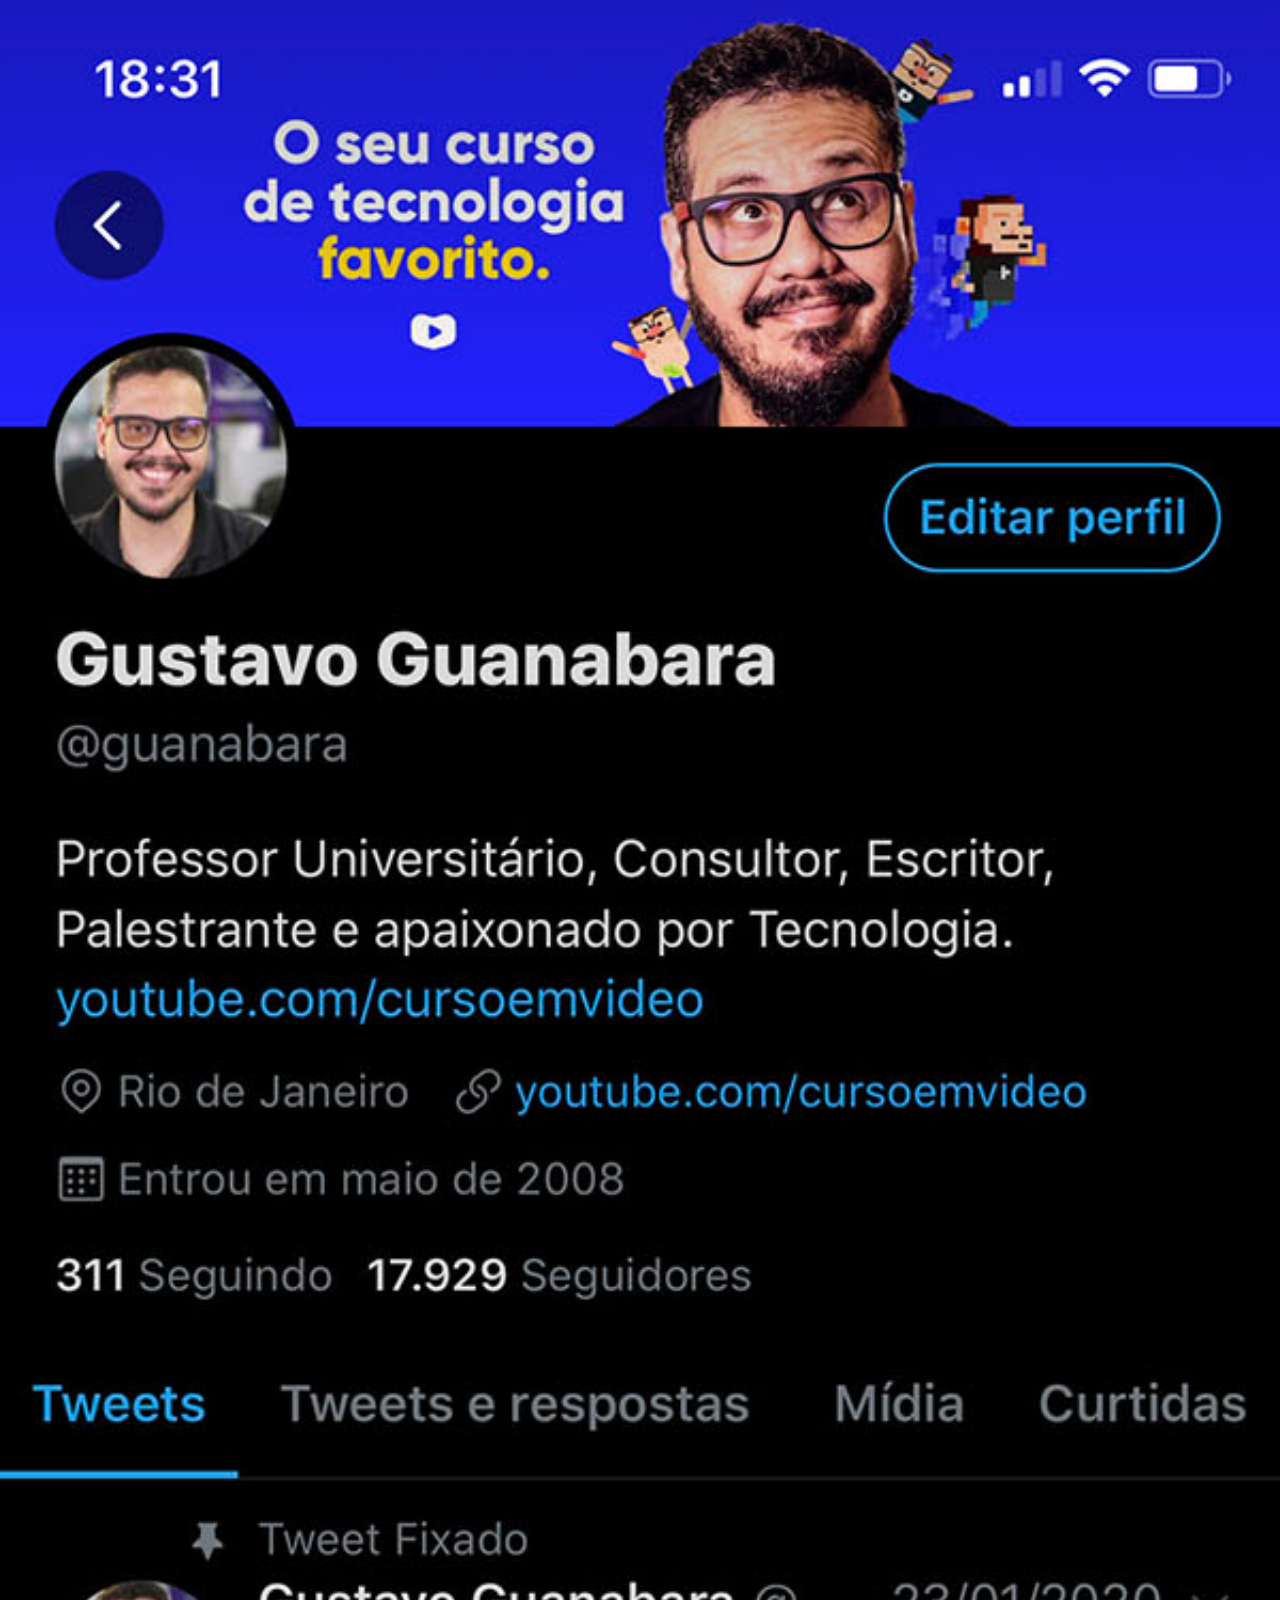
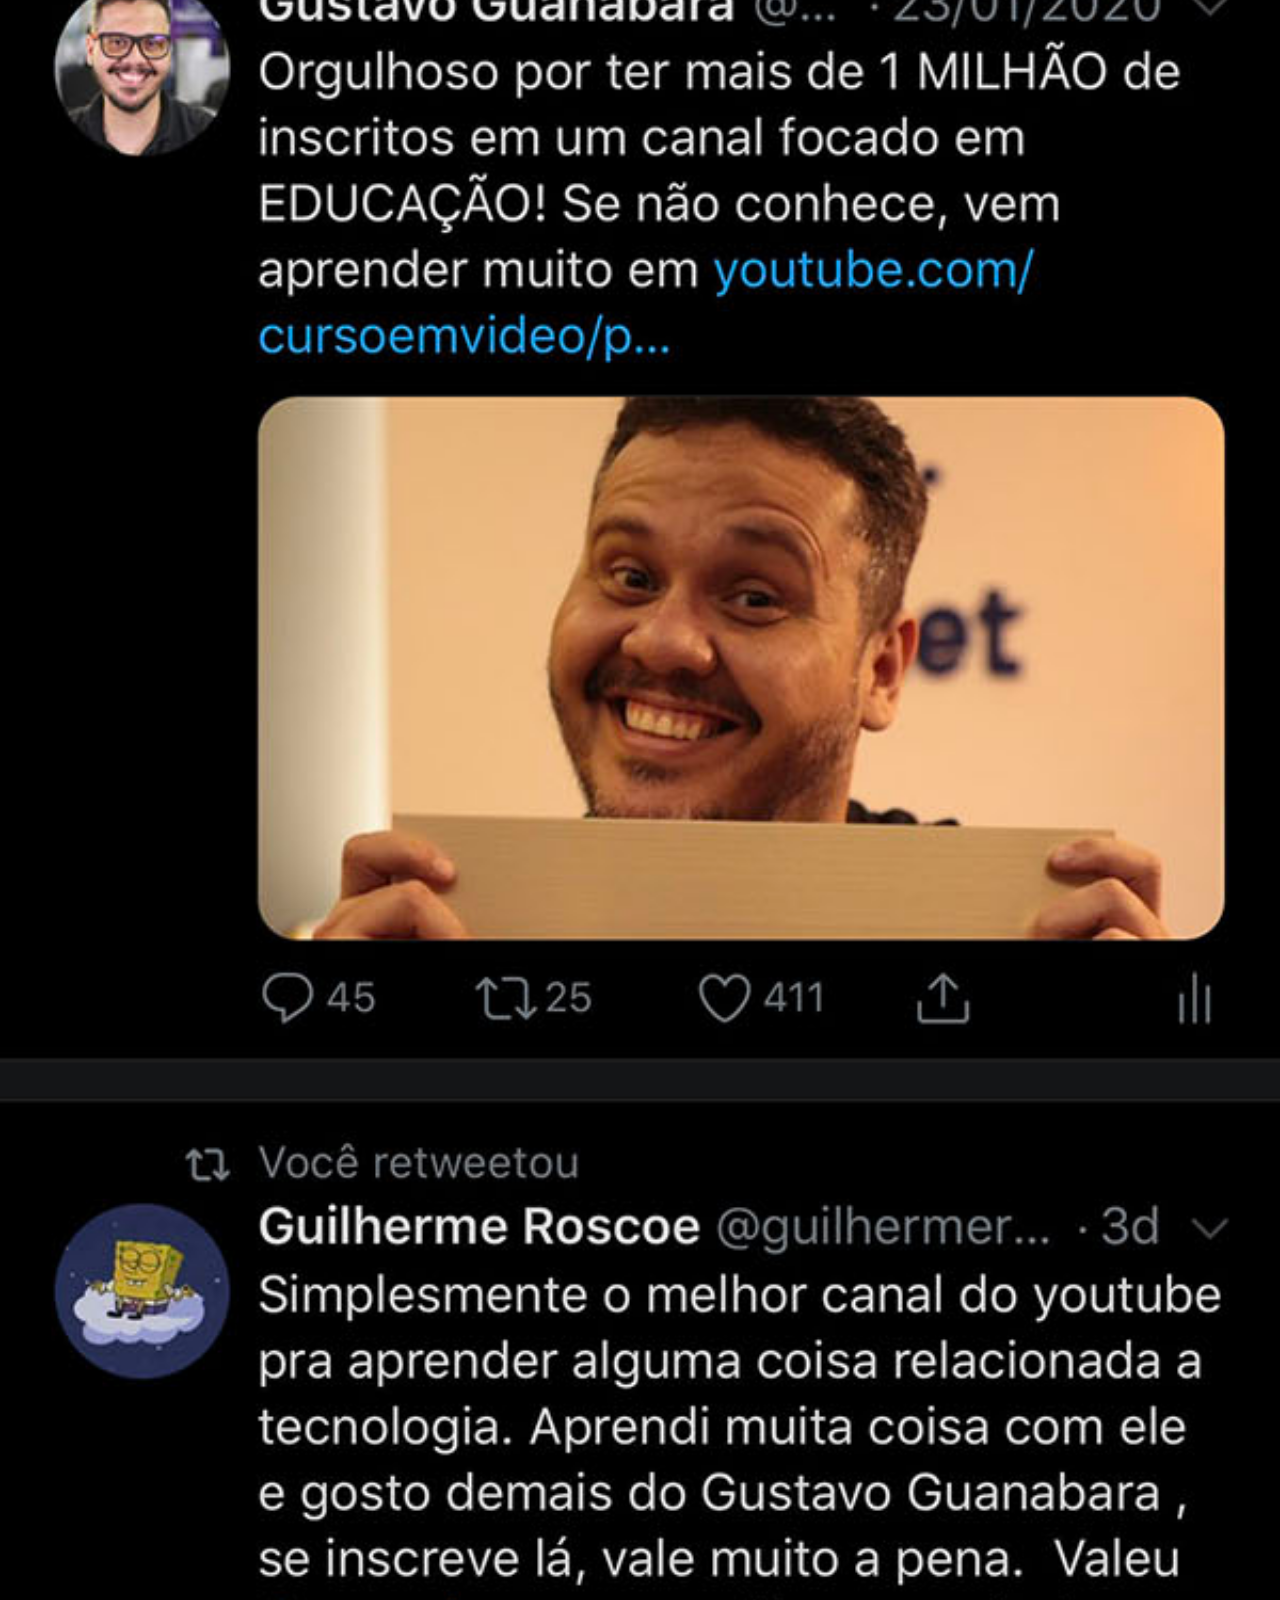
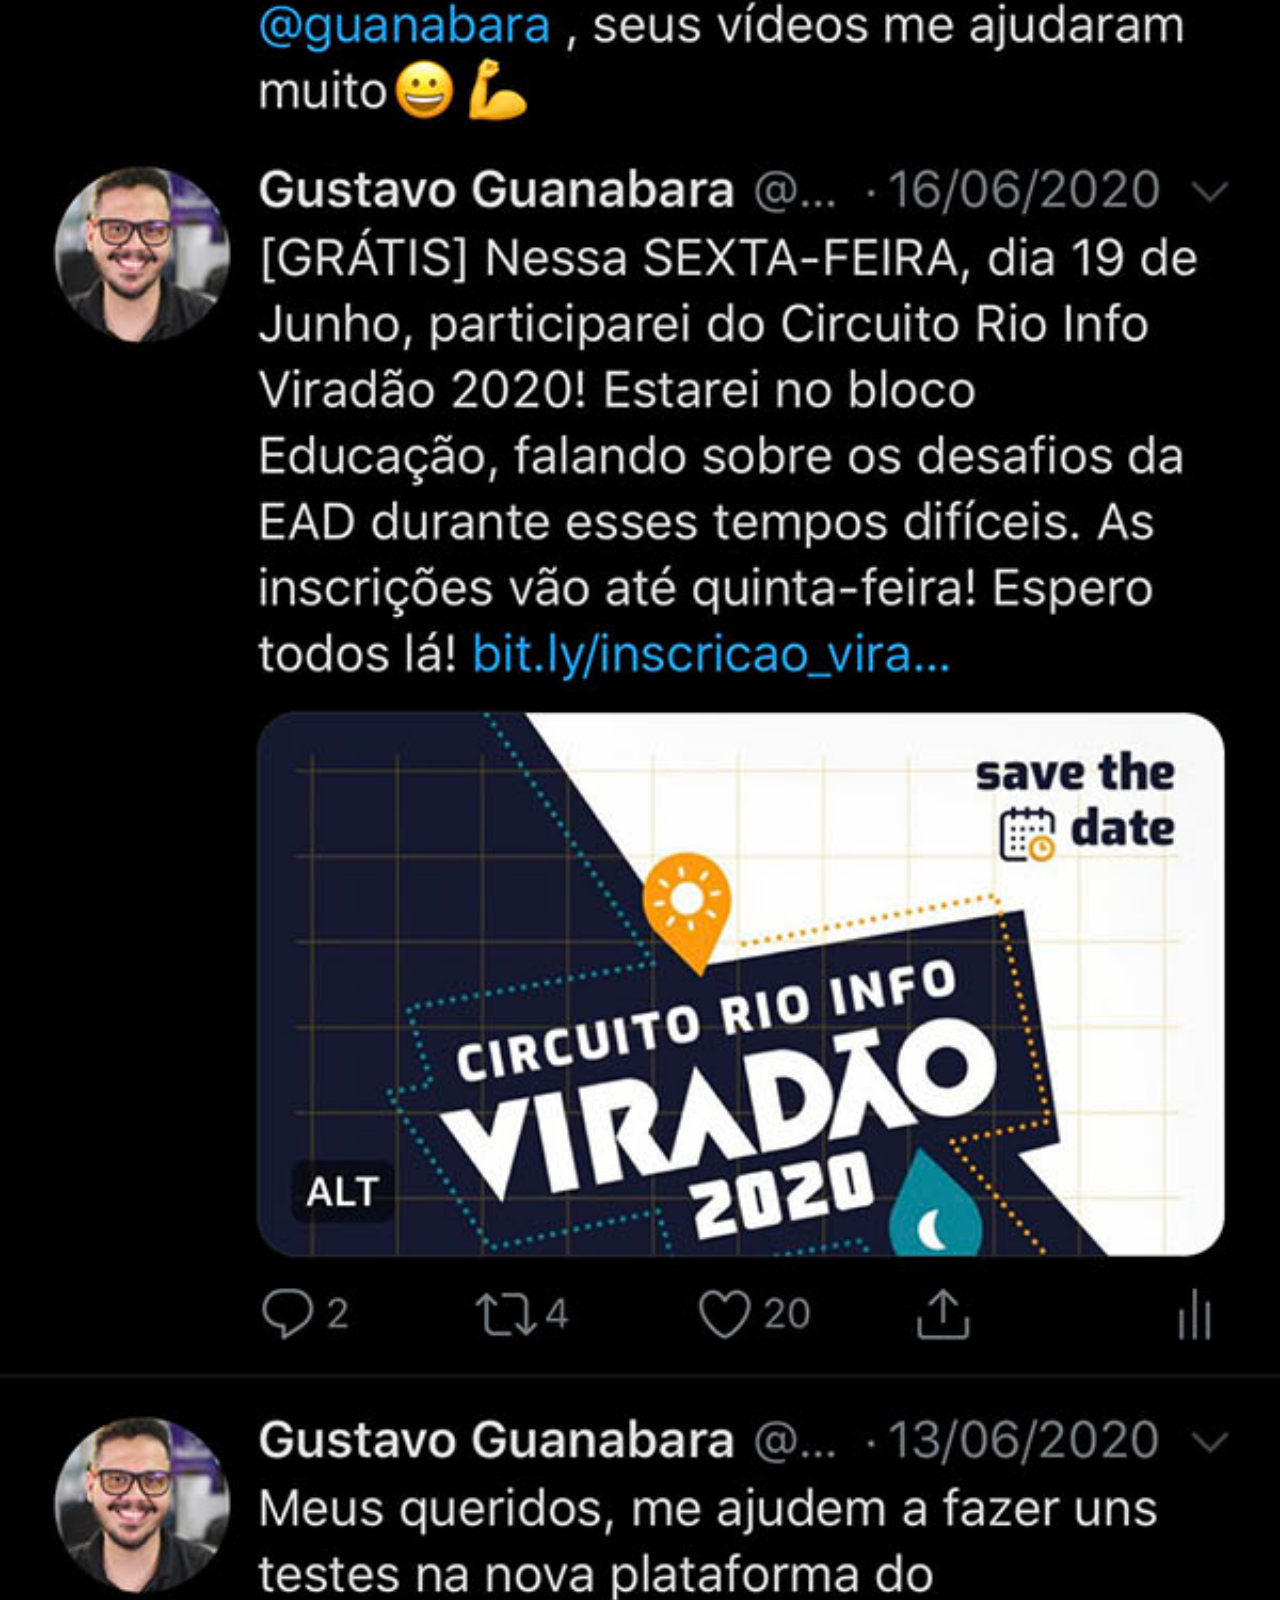
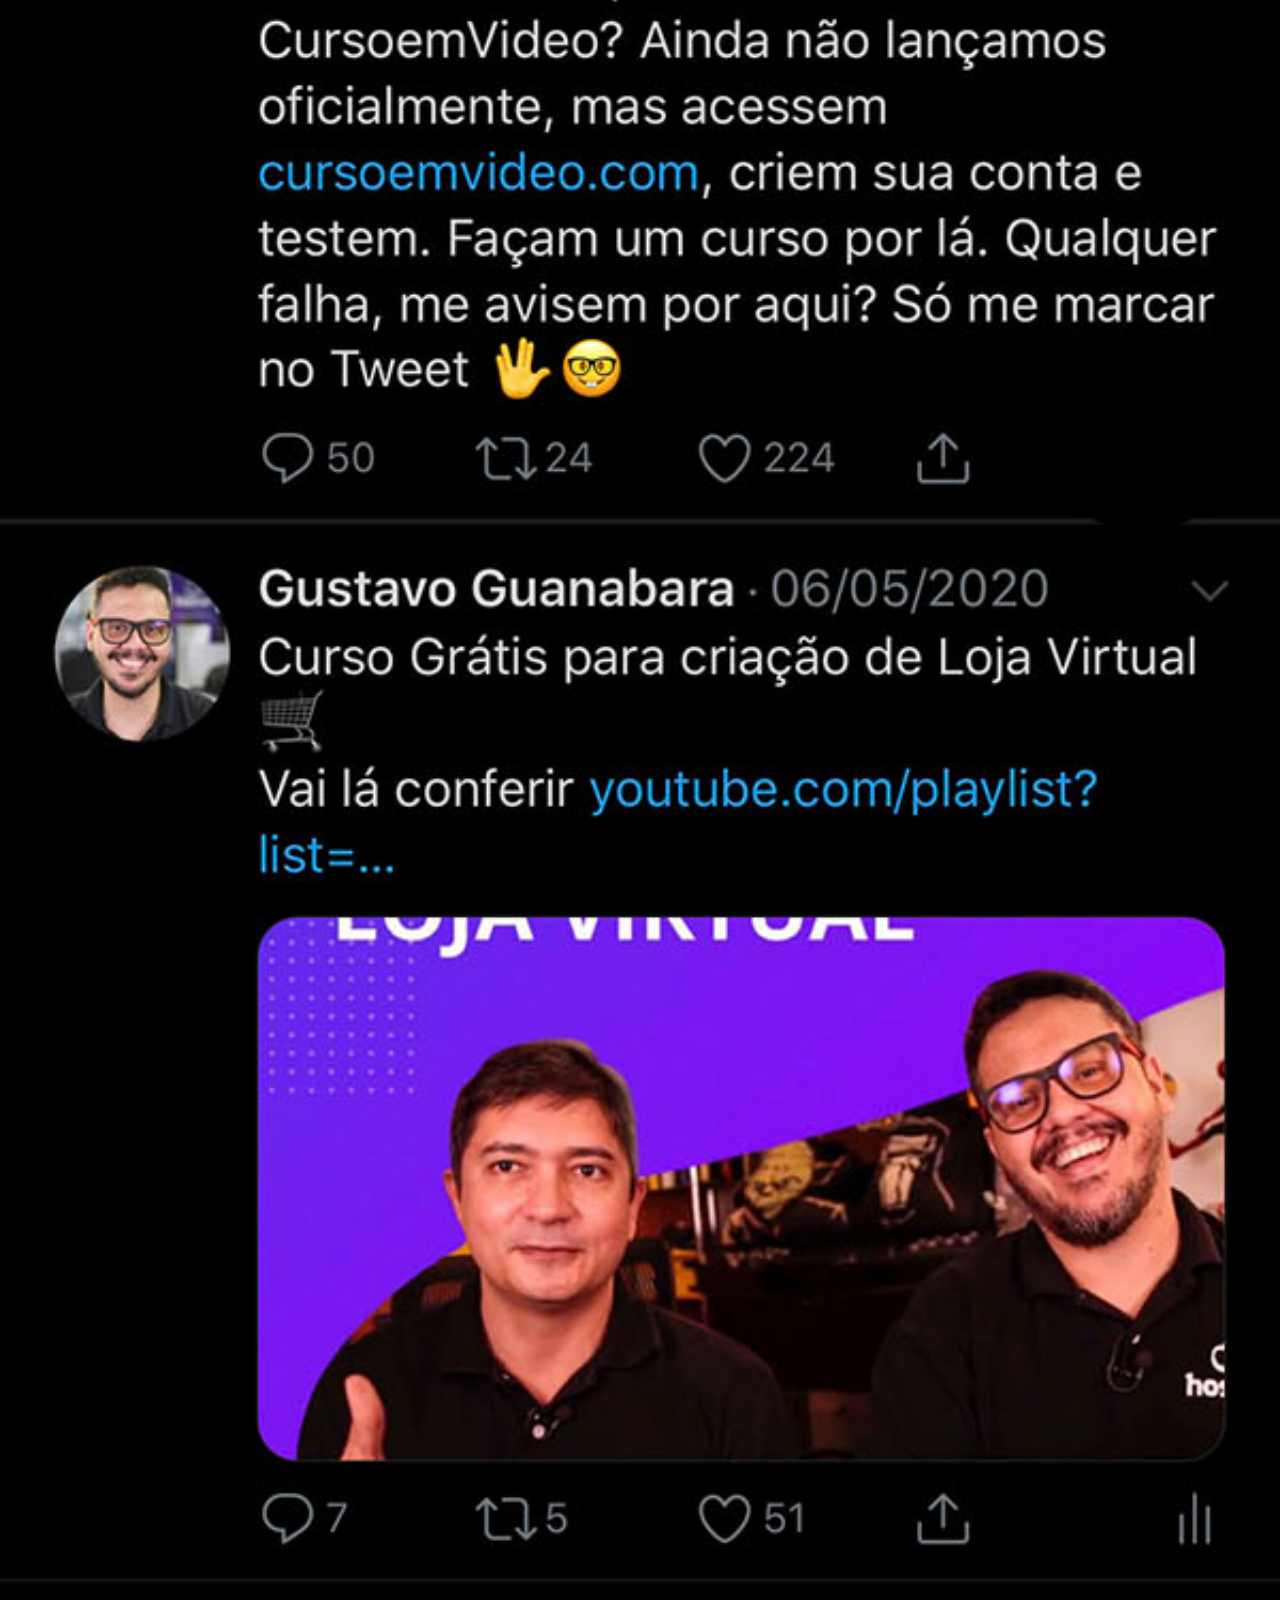
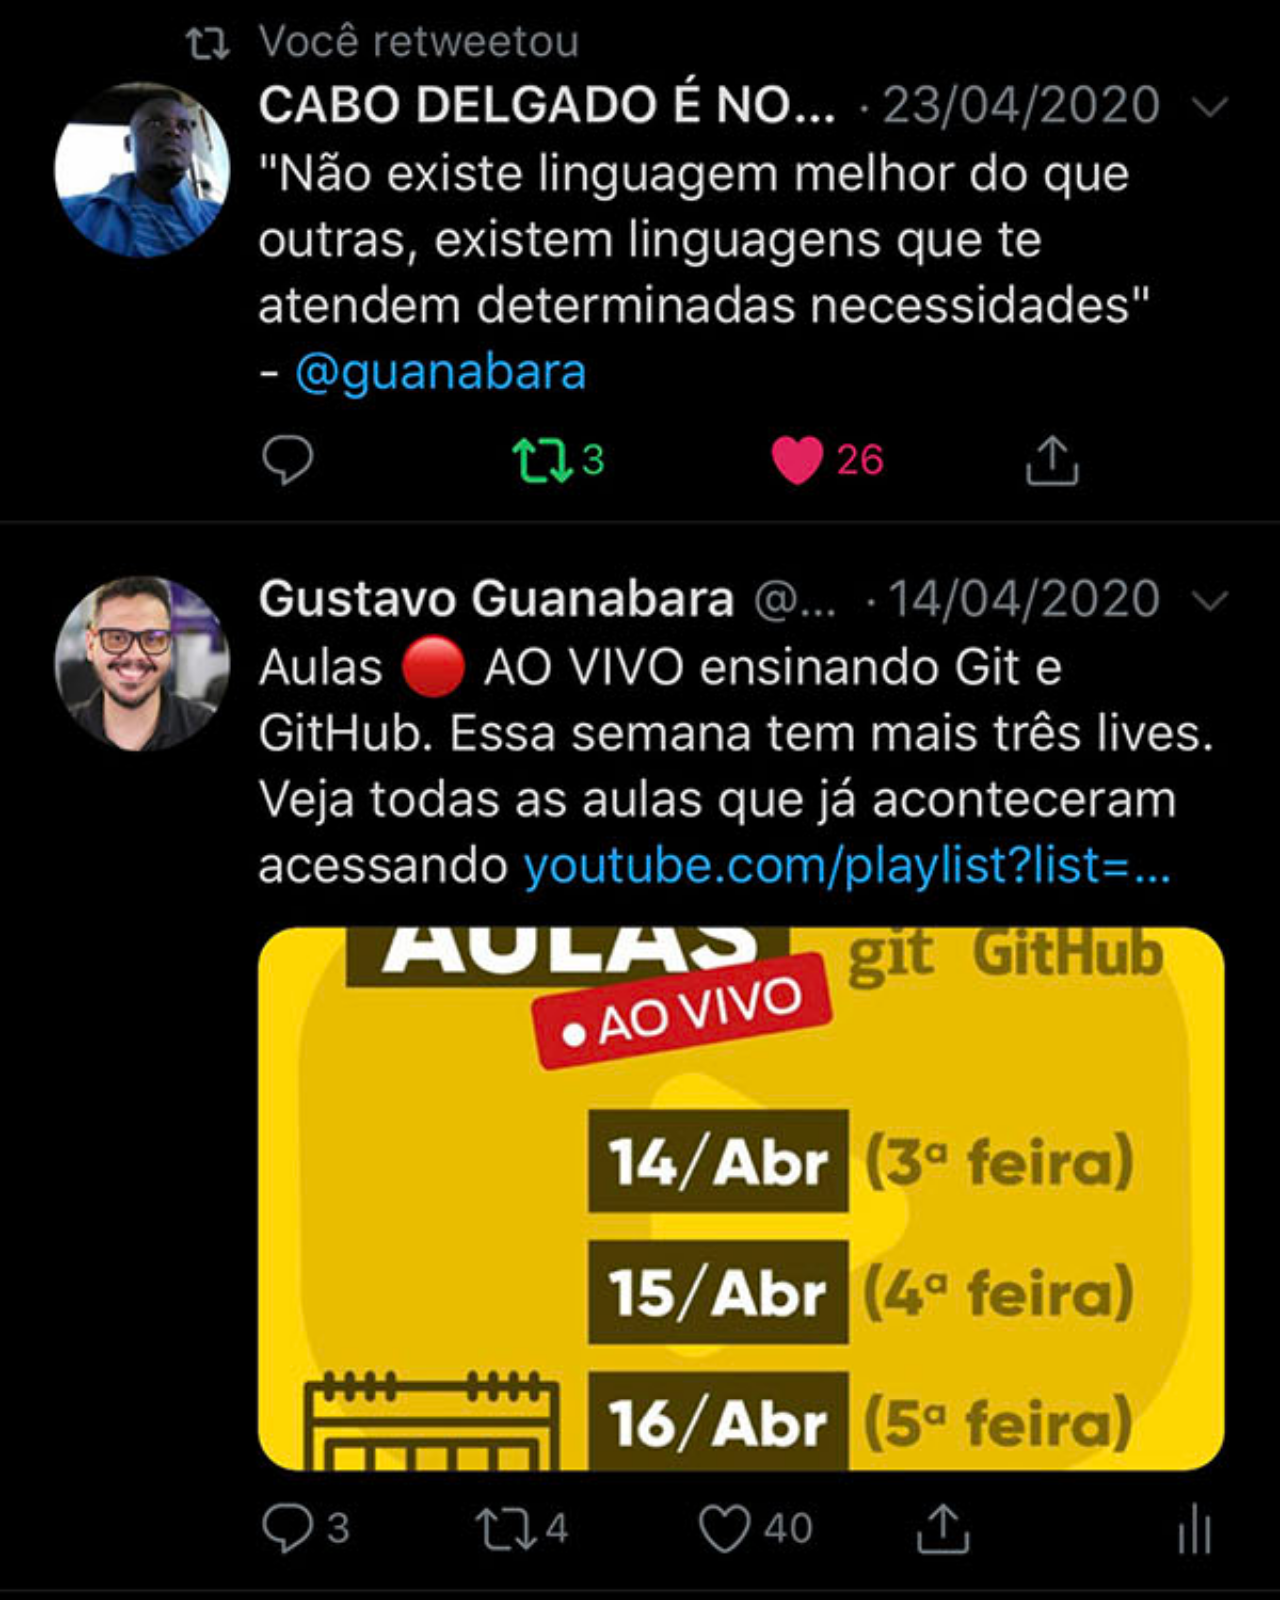
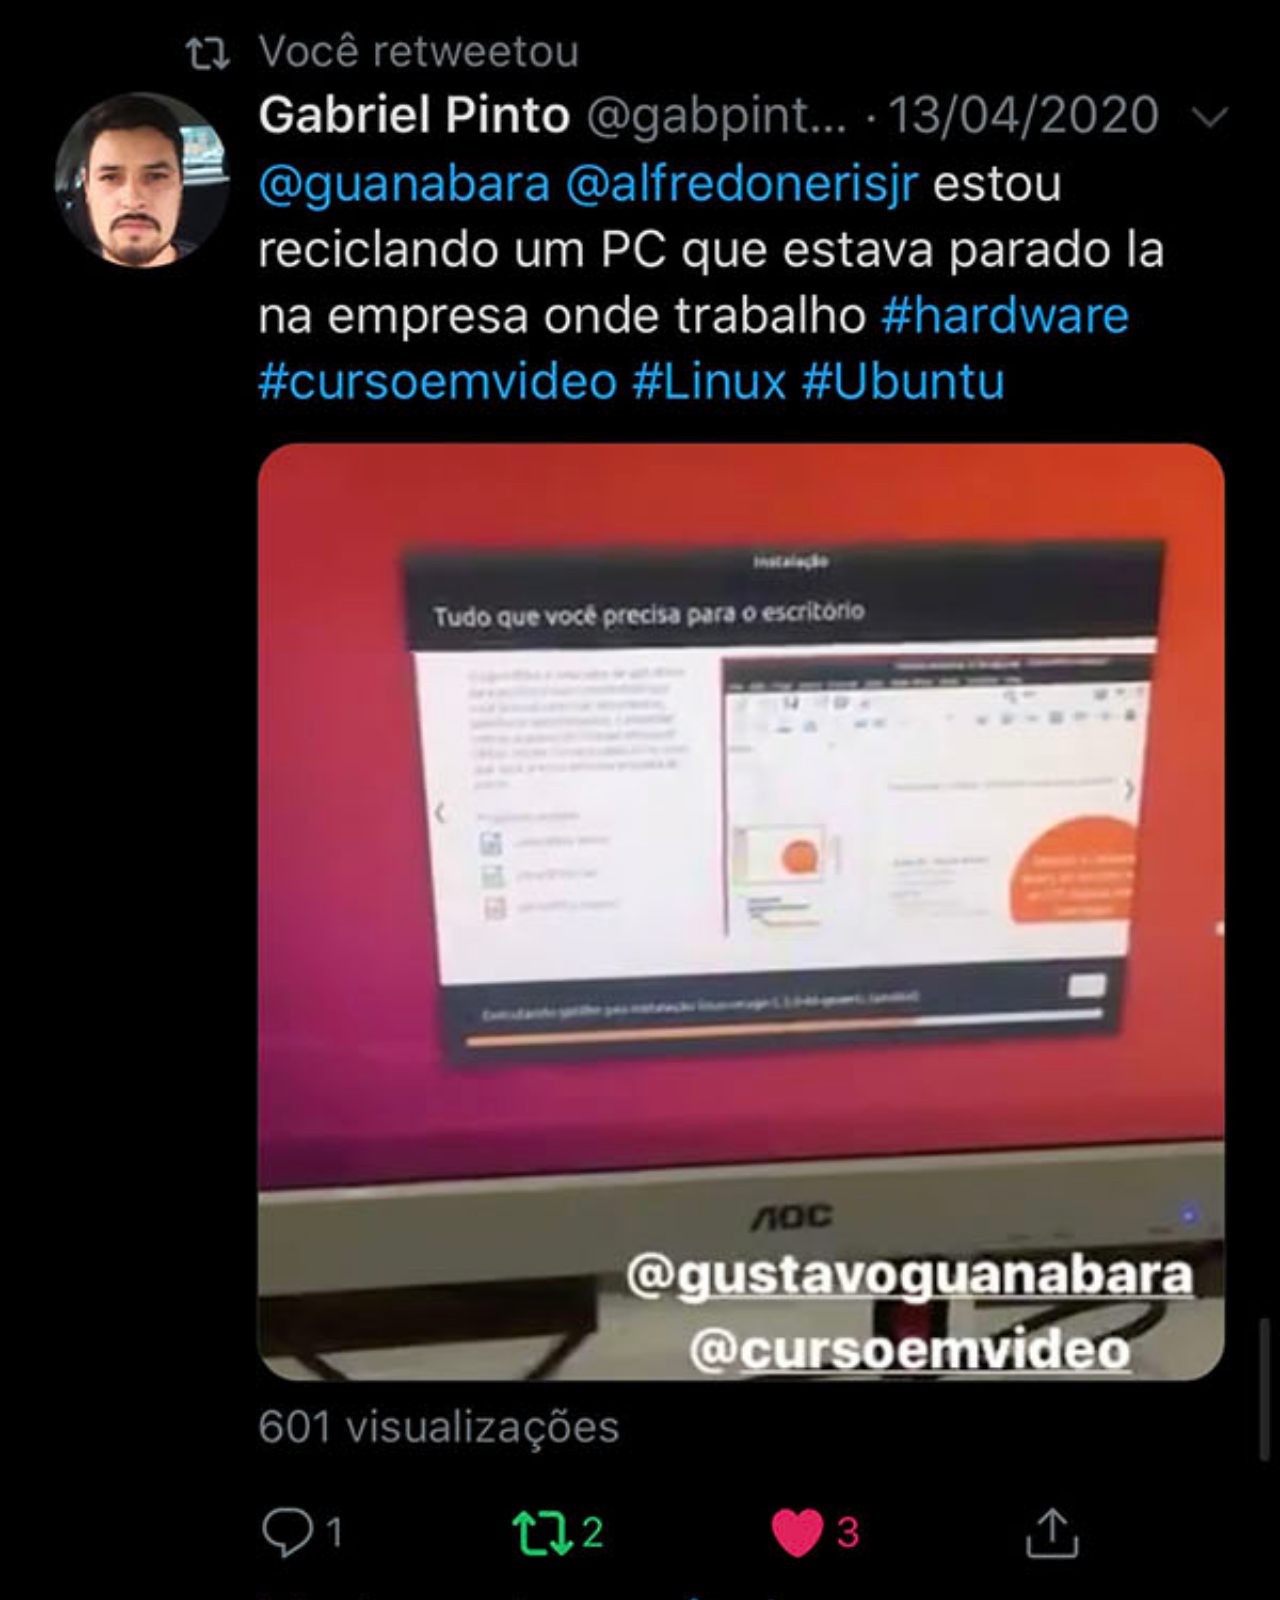
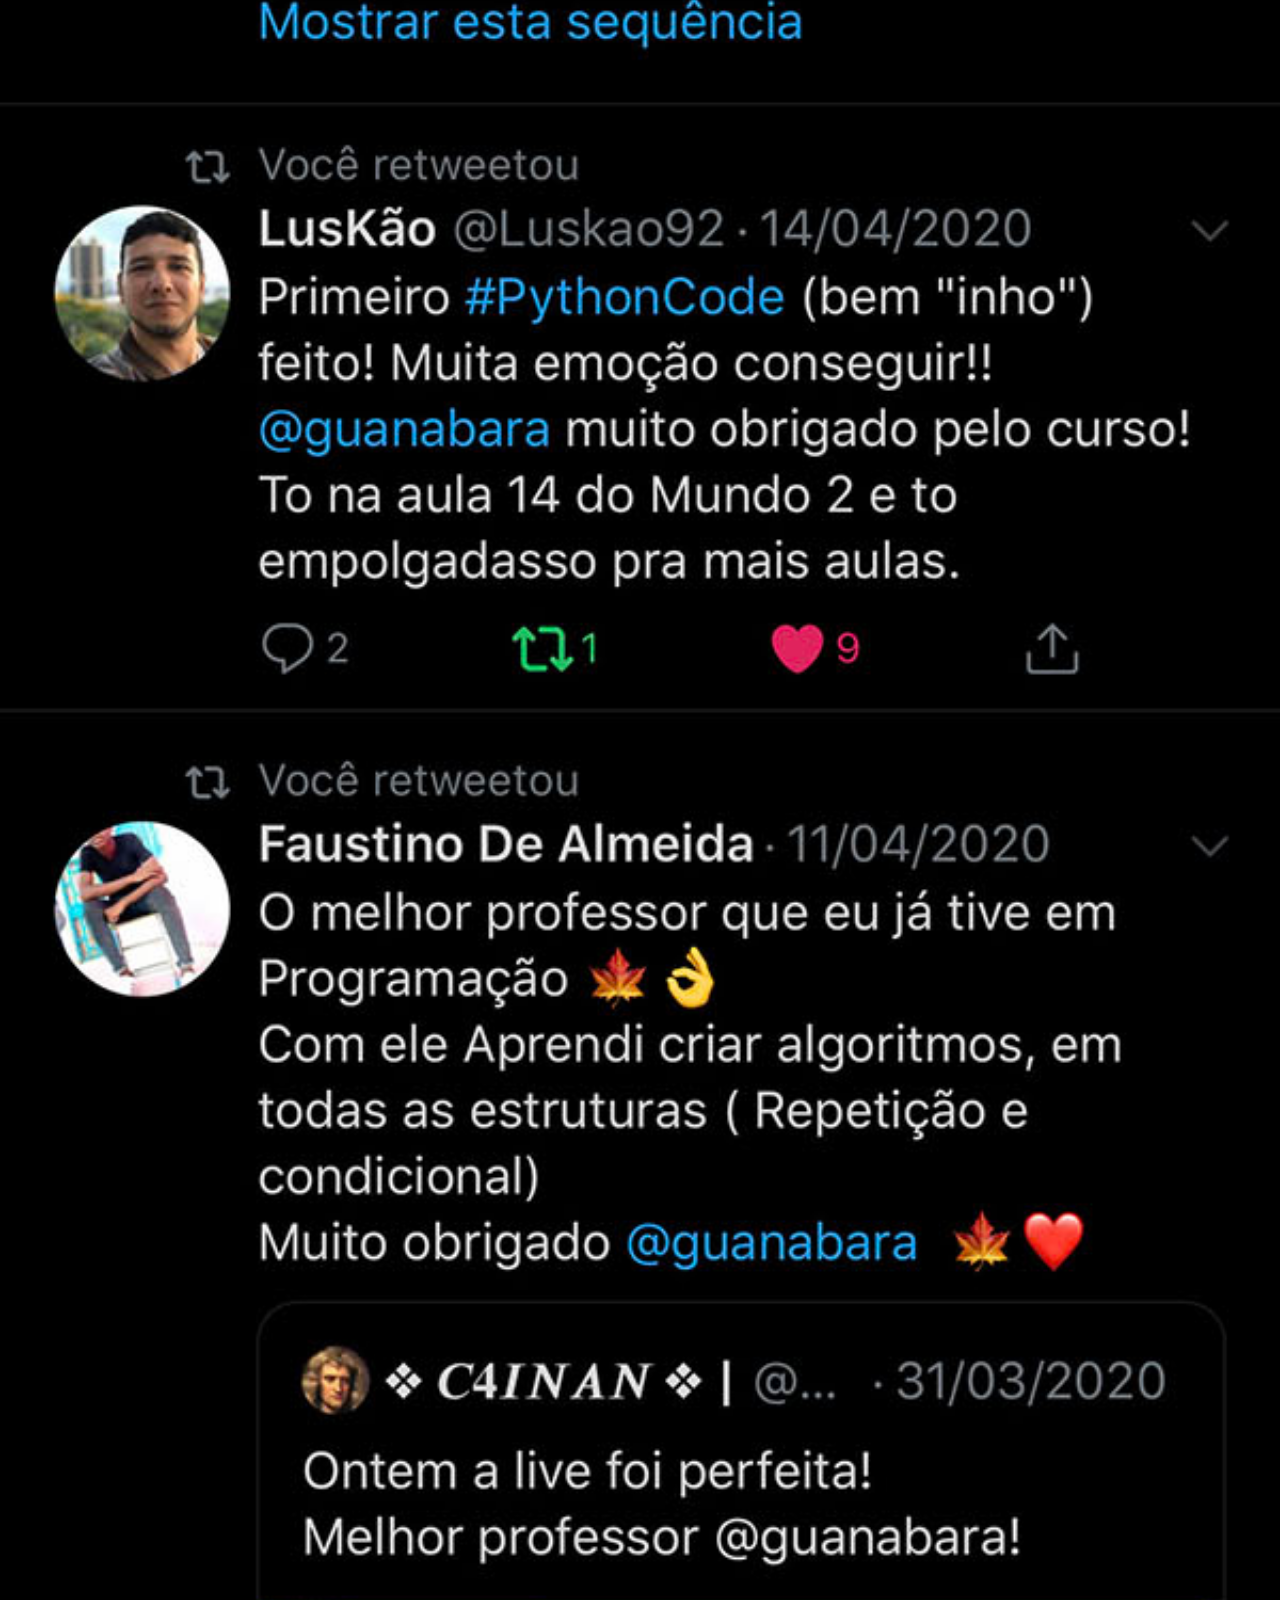
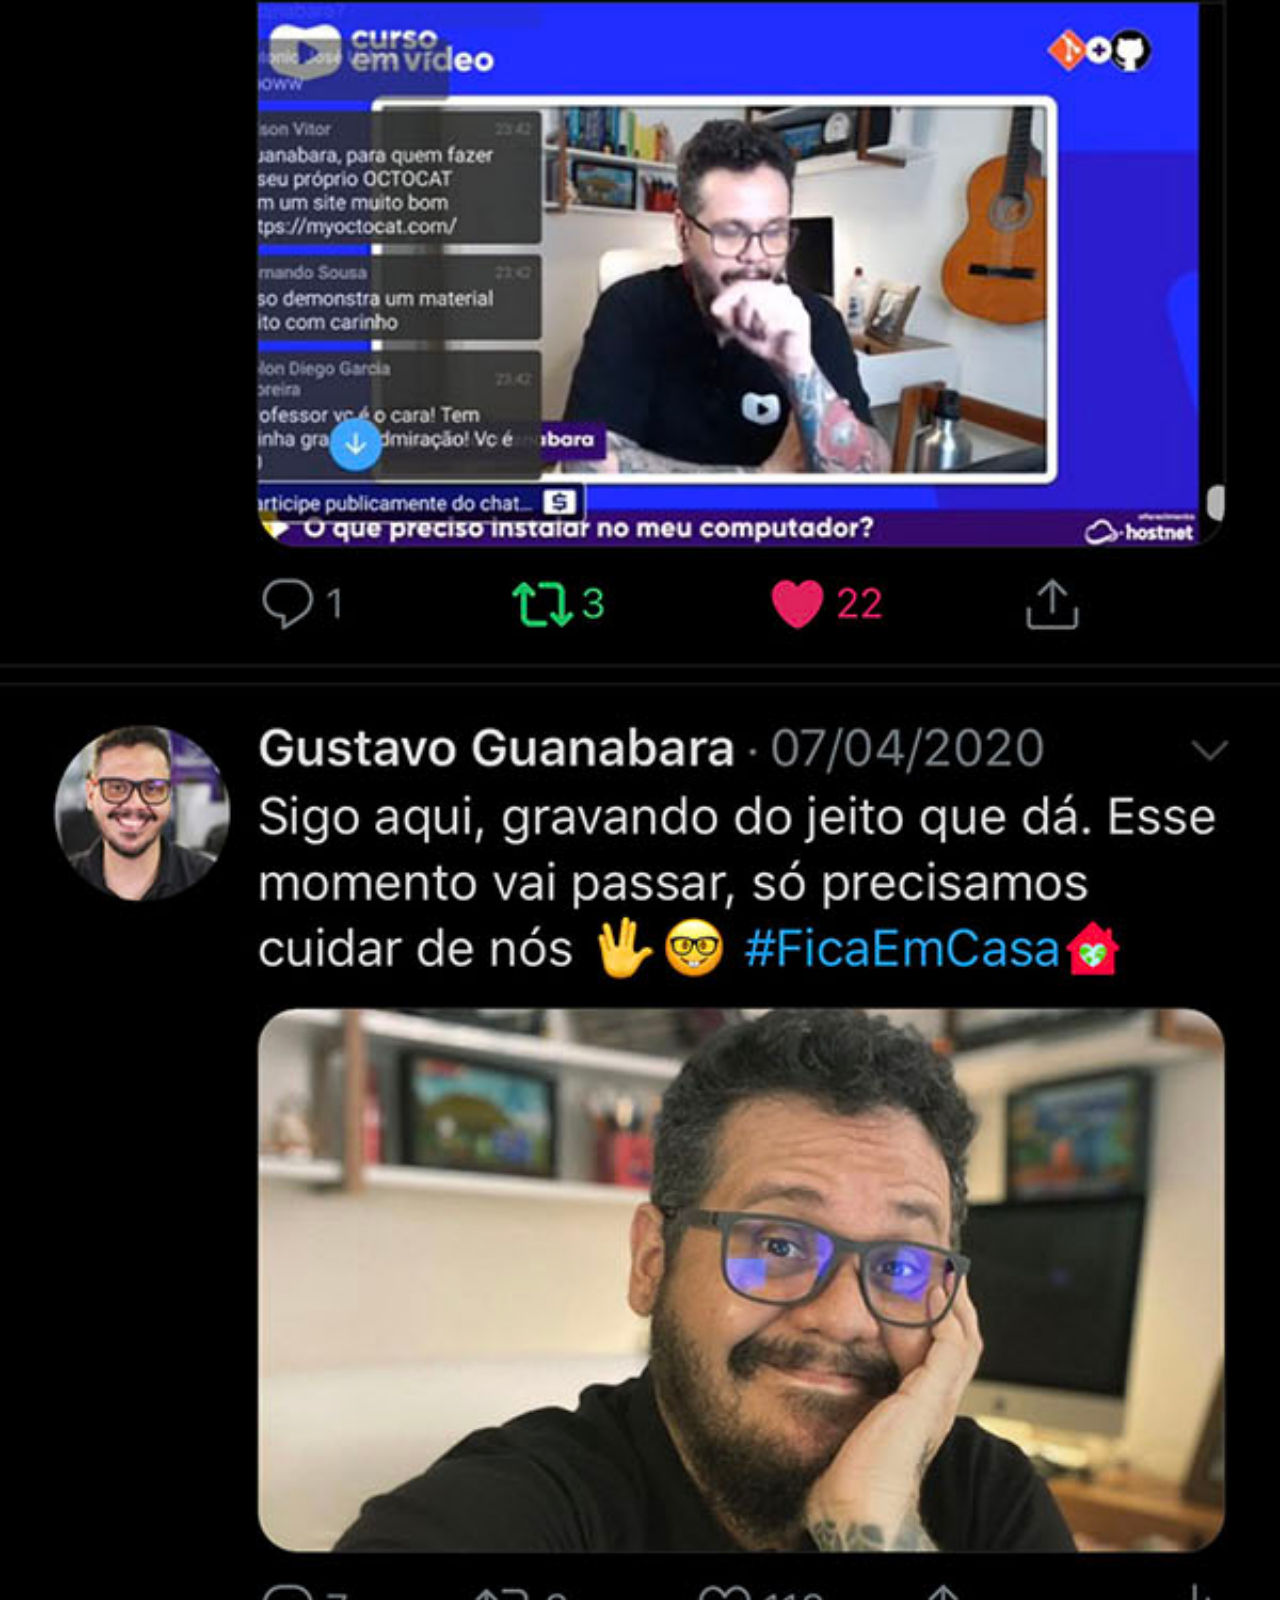
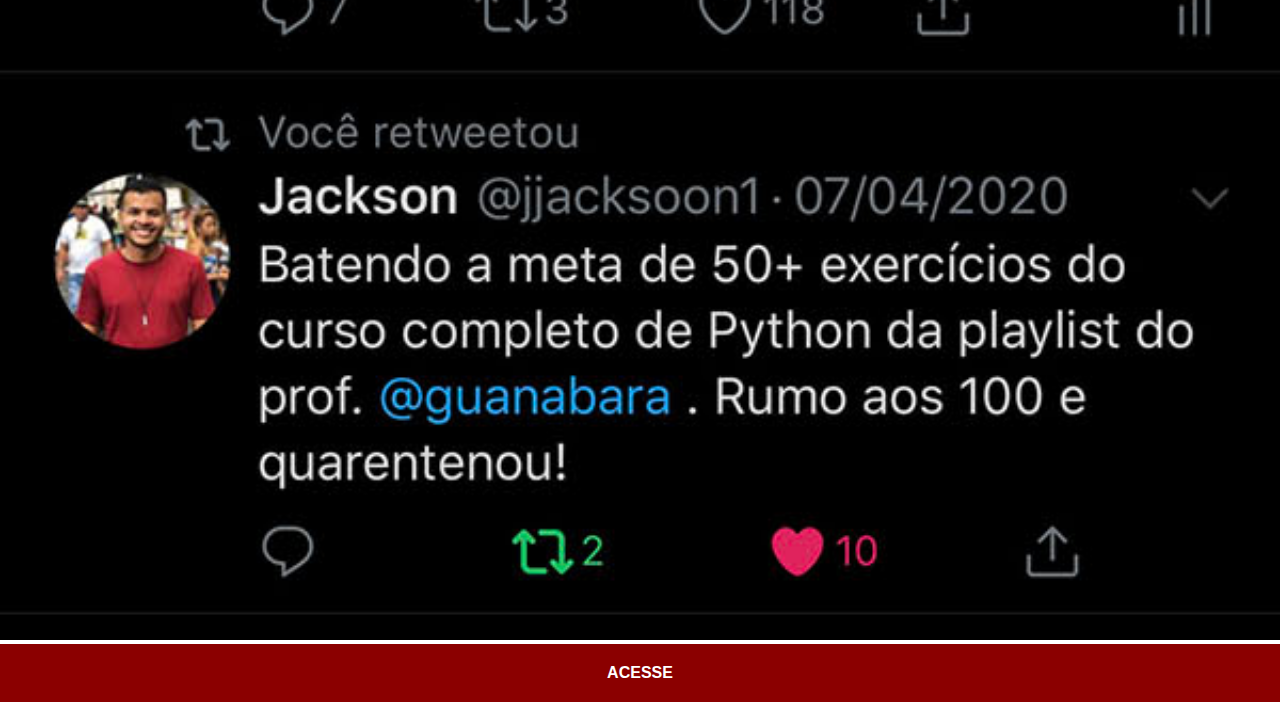
<file: twitter.html>
<!DOCTYPE html>
<html lang="pt-br">
<head>
    <meta charset="UTF-8">
    <meta name="viewport" content="width=device-width, initial-scale=1.0">
    <title>twitter</title>
    <link rel="stylesheet" href="estilos/social.css">
</head>
<body>
    <img src="imagens/tela-twitter.jpg" alt="twitter">
    <a href="https://x.com/?&" target="_blank">ACESSE</a>
    
</body>
</html>
</file>
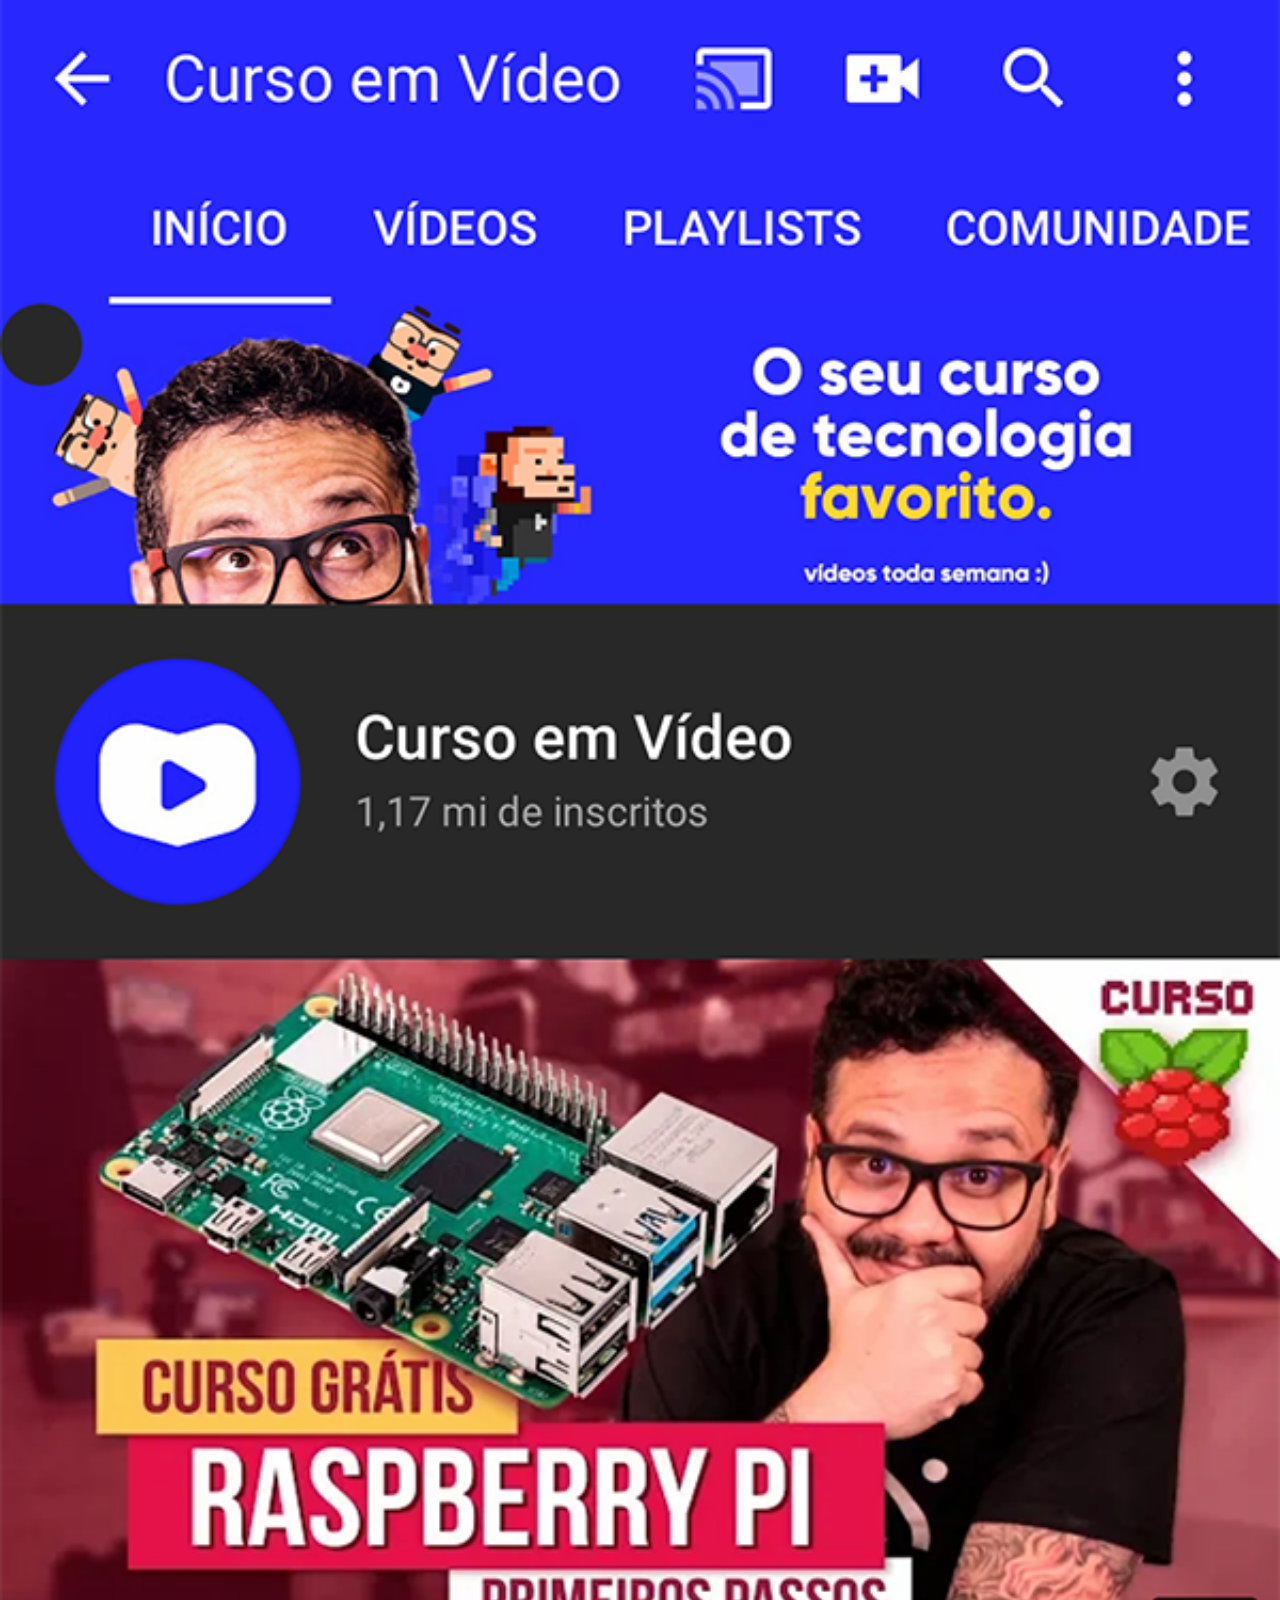
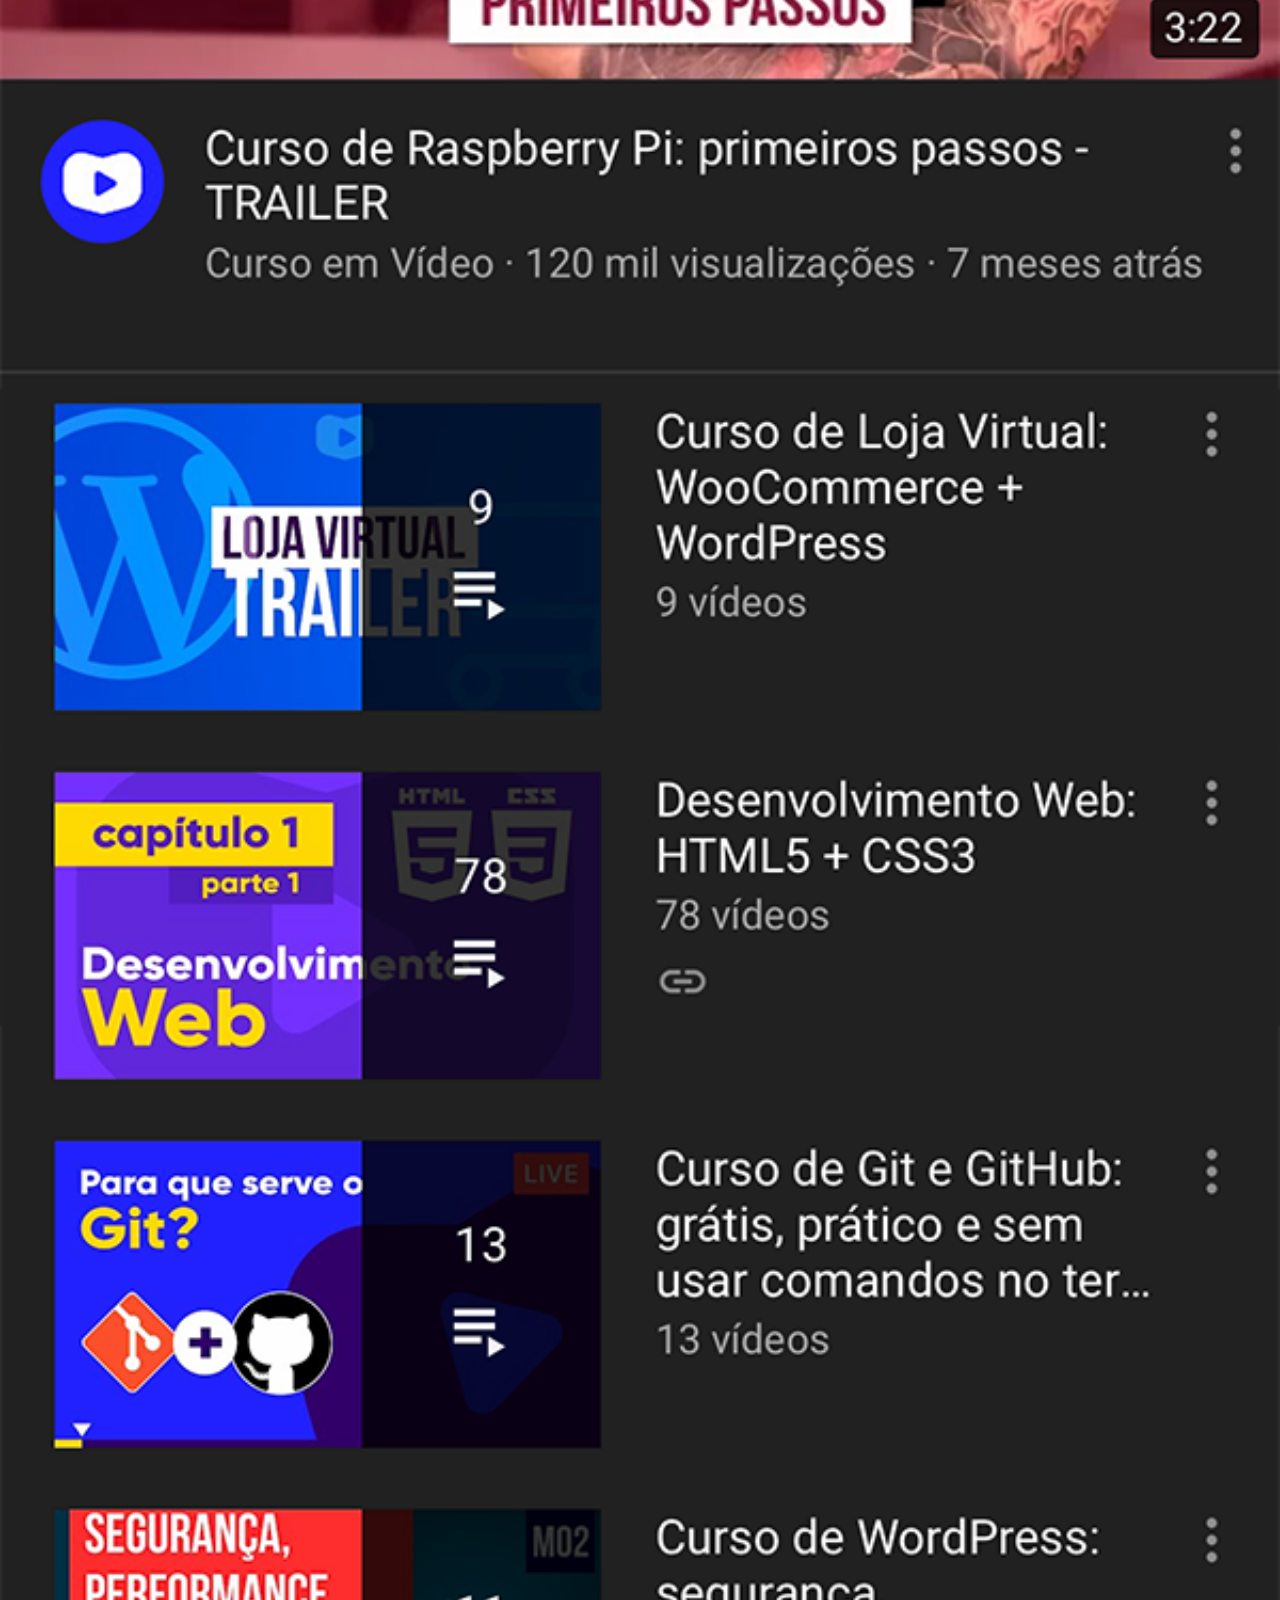
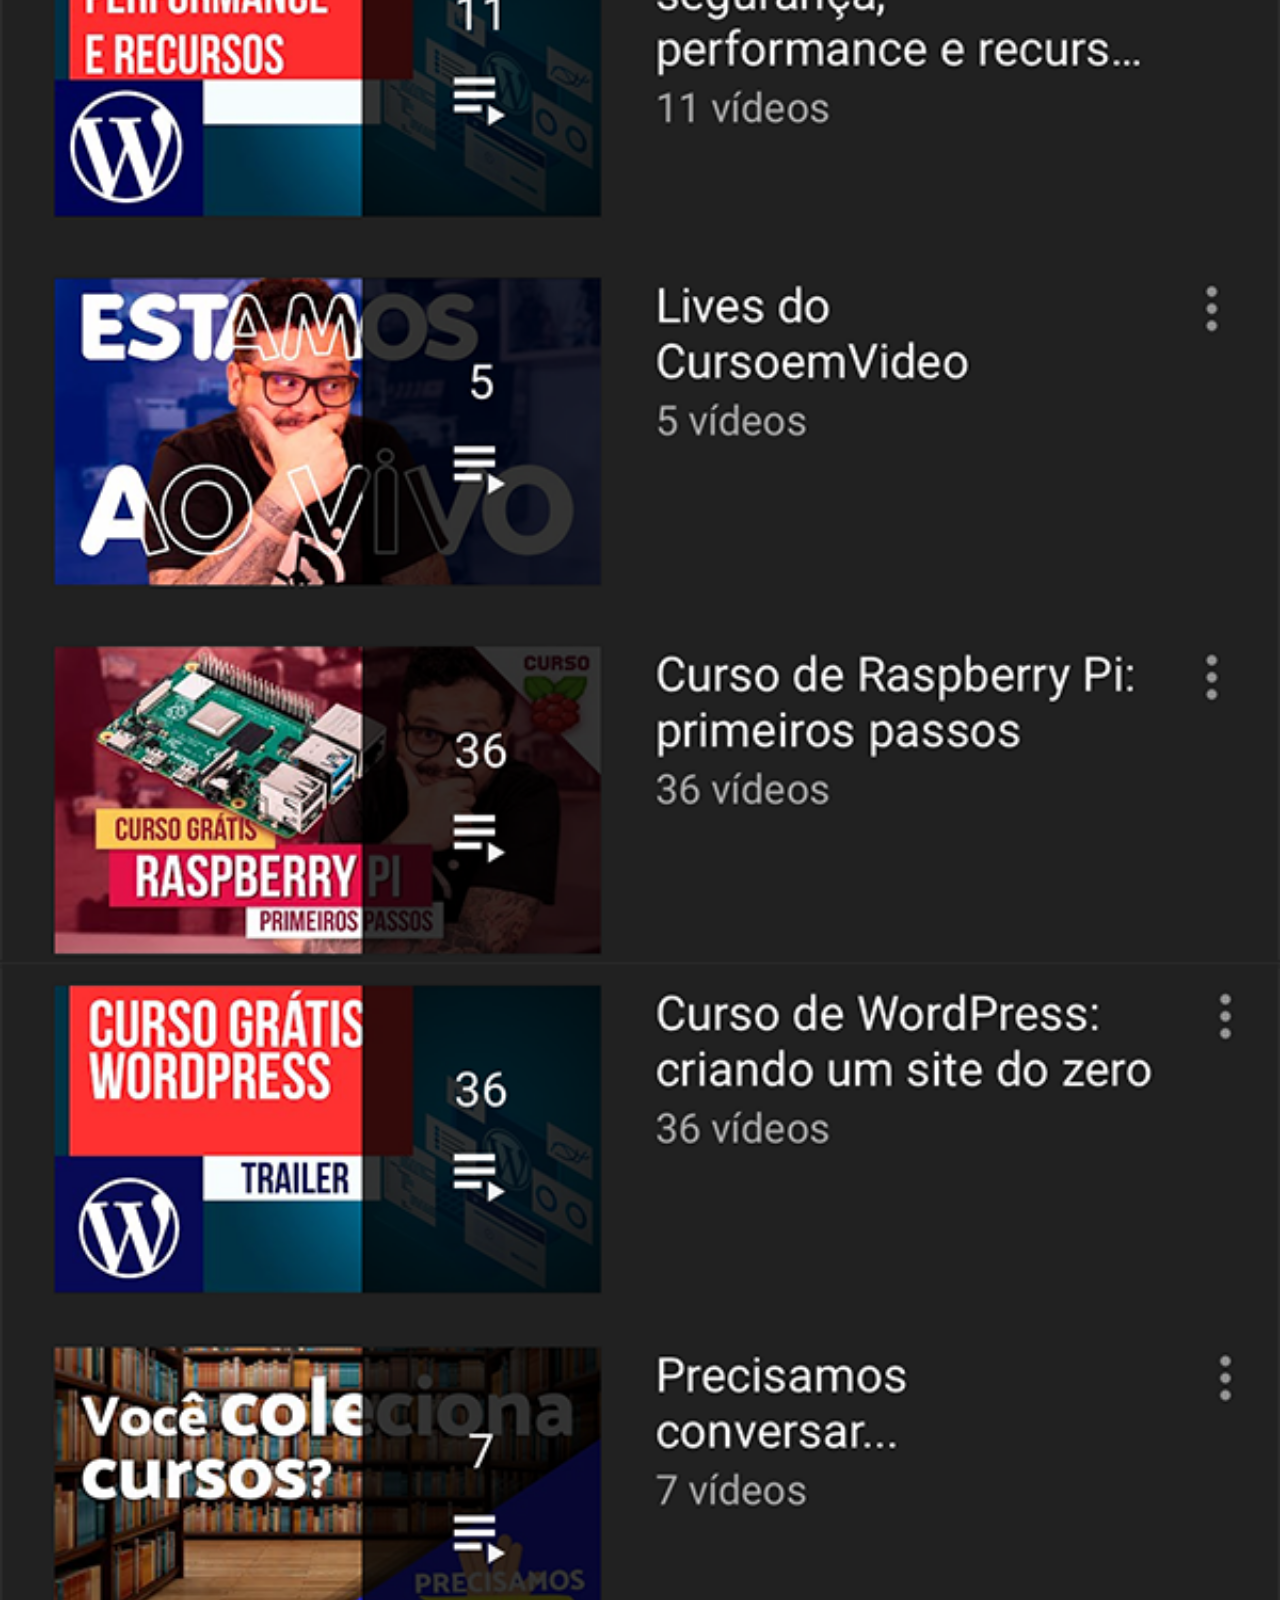
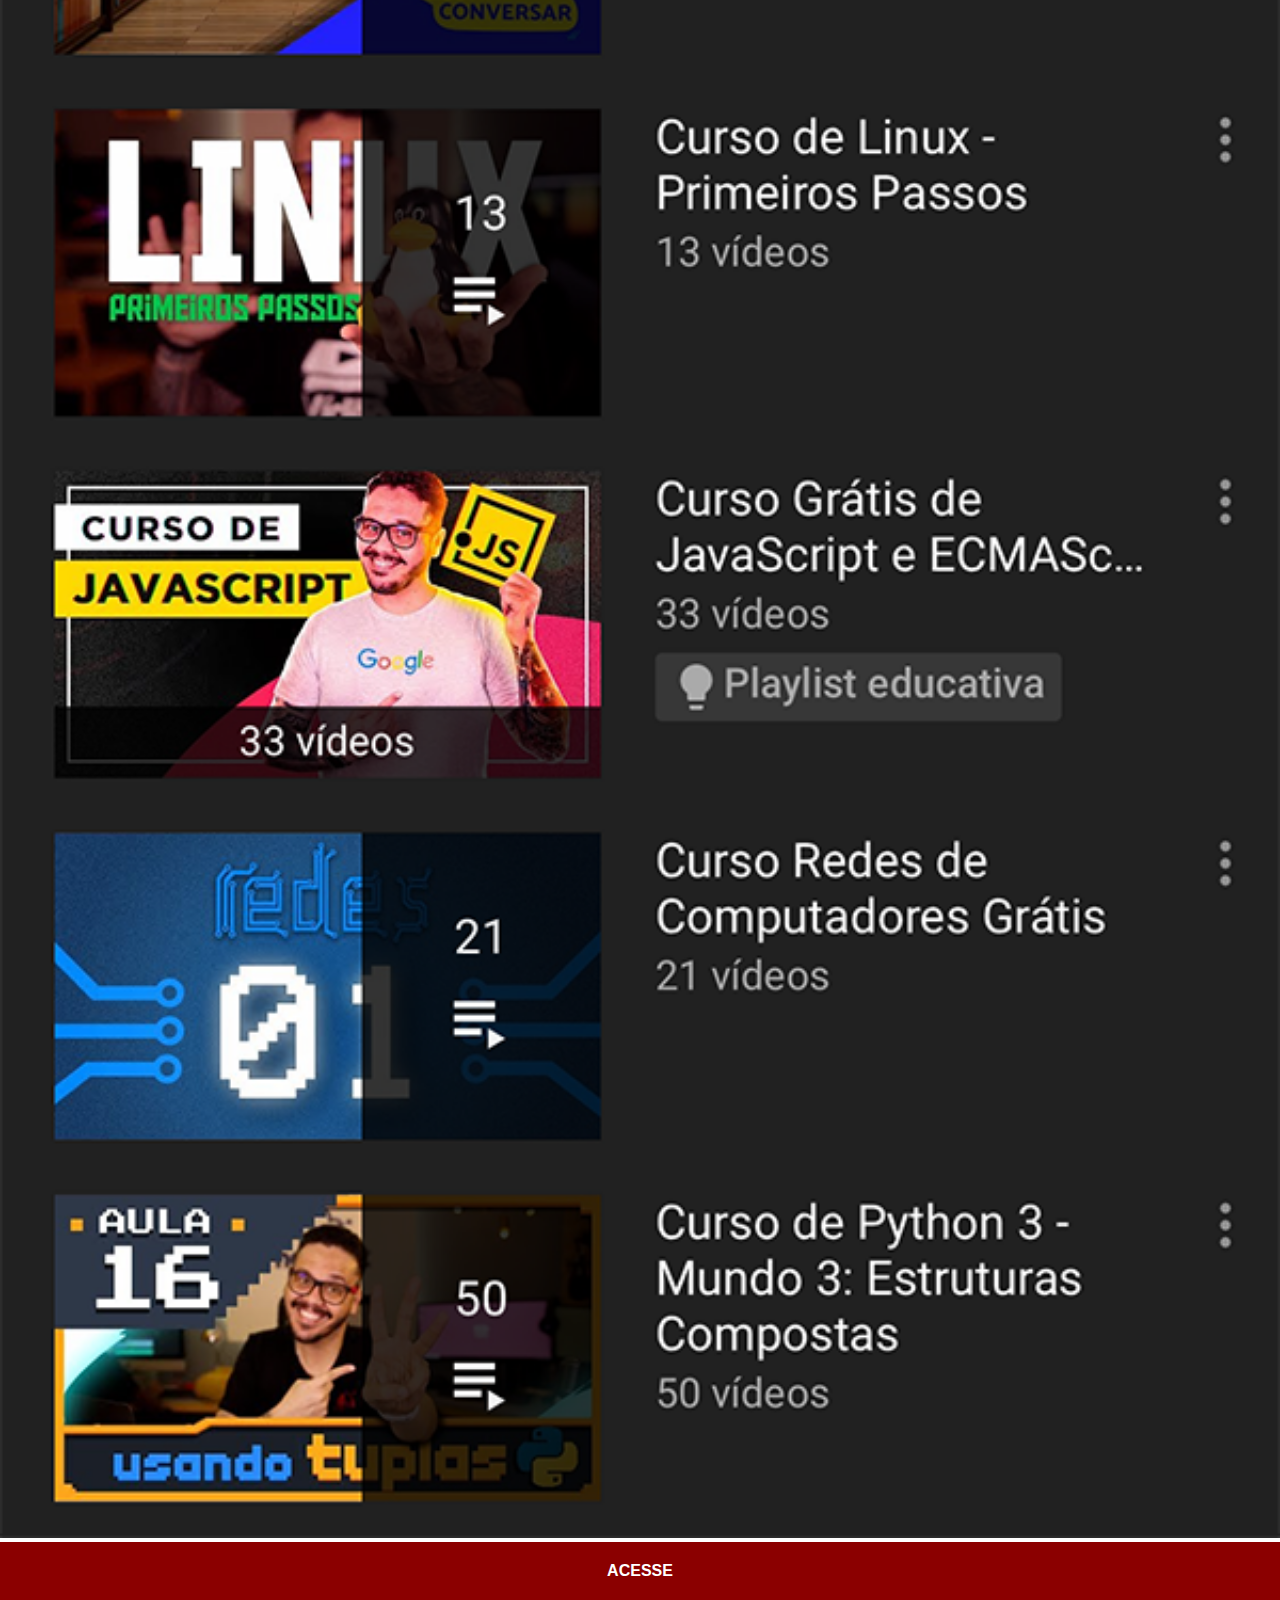
<file: youtube.html>
<!DOCTYPE html>
<html lang="pt-br">
<head>
    <meta charset="UTF-8">
    <meta name="viewport" content="width=device-width, initial-scale=1.0">
    <title>pt-br</title>
    <link rel="stylesheet" href="estilos/social.css">
</head>
<body>
    <img src="imagens/tela-youtube.png" alt="youtube">
    <a href="https://www.youtube.com/c/CursoemVídeo/playlists" target="_blank">ACESSE</a>
</body>
</html>
</file>
<file: estilos/style.css>
@charset "UTF-8";

*{
    margin: 0px;
    padding: 0px;
    font-family: Arial, Helvetica, sans-serif;
}

html, body{
    height: 100vh;
    width: 100vw;
    background-color: black;
}
body{   
    background: url(../imagens/fundo-madeira.jpg);
    background-repeat: no-repeat;
    background-position: top center;
    background-size: cover;
    background-attachment: fixed;
}
main{
    position: relative;
    height: 100vh;
}
section#telefone{
    position:absolute ;
    top: 50%;
    left: 50%;
    transform: translate(-50%, -50%);

    height: 627px;
    width: 311px;
    background: url('../imagens/frame-iphone.png');
    background-repeat: no-repeat;
}
iframe#tela{
    position: relative;
    top: 80px;
    left: 22px;
    width: 267px;
    height: 471px;
}
section#redes-sociais{
   
    text-align: center

}

section#redes-sociais img{
    width: 50px;
    margin: 10px;
    border-radius: 50%;
    box-shadow: 2px 2px 5px rgba(0, 0, 0, 0.795);
    box-sizing: border-box;
}
section#redes-sociais img:hover{
    border: 2px solid rgba(255, 255, 255, 0.651);
    transform: translate(-3px, -3px);
    box-shadow: 5px 5px 10px rgba(0, 0, 0, 0.774);
    transition: transform 0.2s, border 1s;
}
</file>
<file: estilos/social.css>
@charset "UTF-8";

 *{
            margin: 0px;
            padding: 0px;
            font-family: Arial, Helvetica, sans-serif;
        }
        ::-webkit-scrollbar{
            width: 0px;
            height: 0px;
        }
        img{
            width: 100vw;
        }
        a{
            display: block;
            background-color: darkred;
            color: white;
            padding: 20px;
            text-align: center;
            font-weight: bolder;
            text-decoration: none;
        }
        a:hover{
            background-color: red;
        }
</file>
